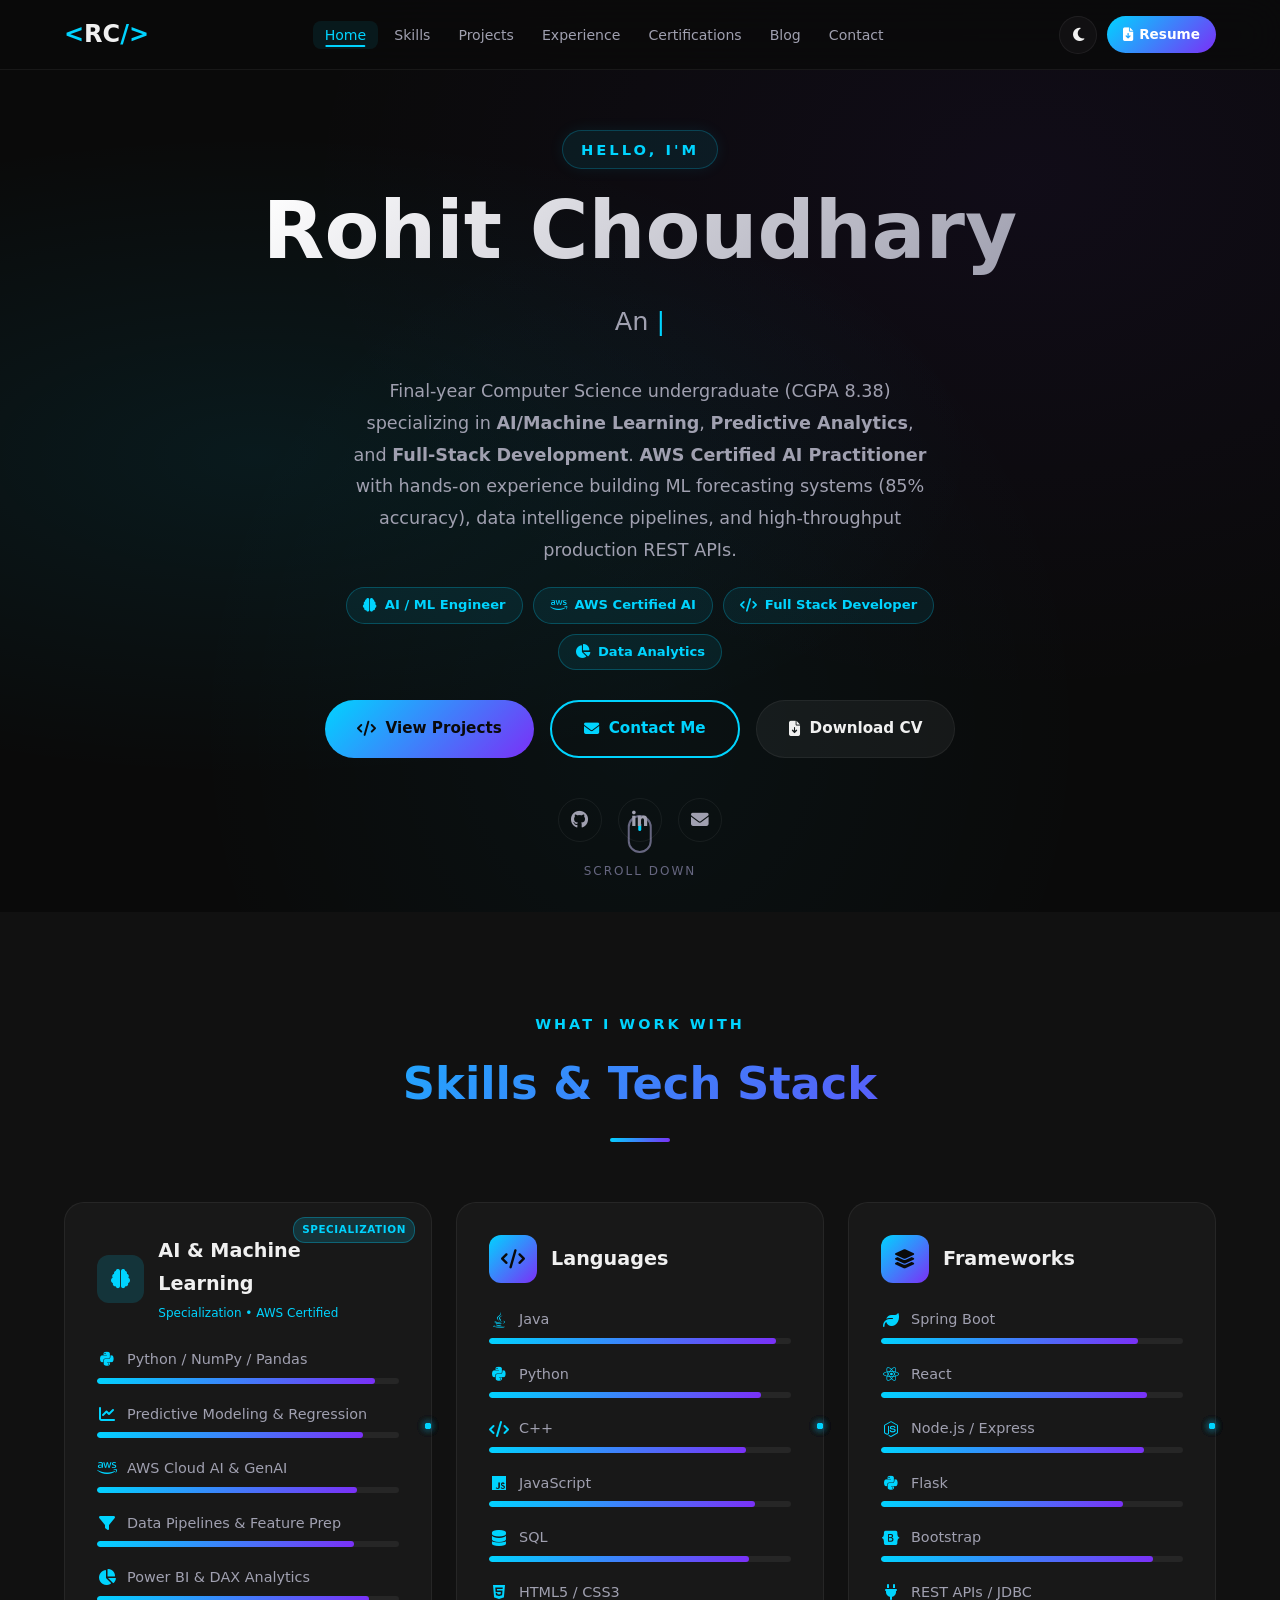
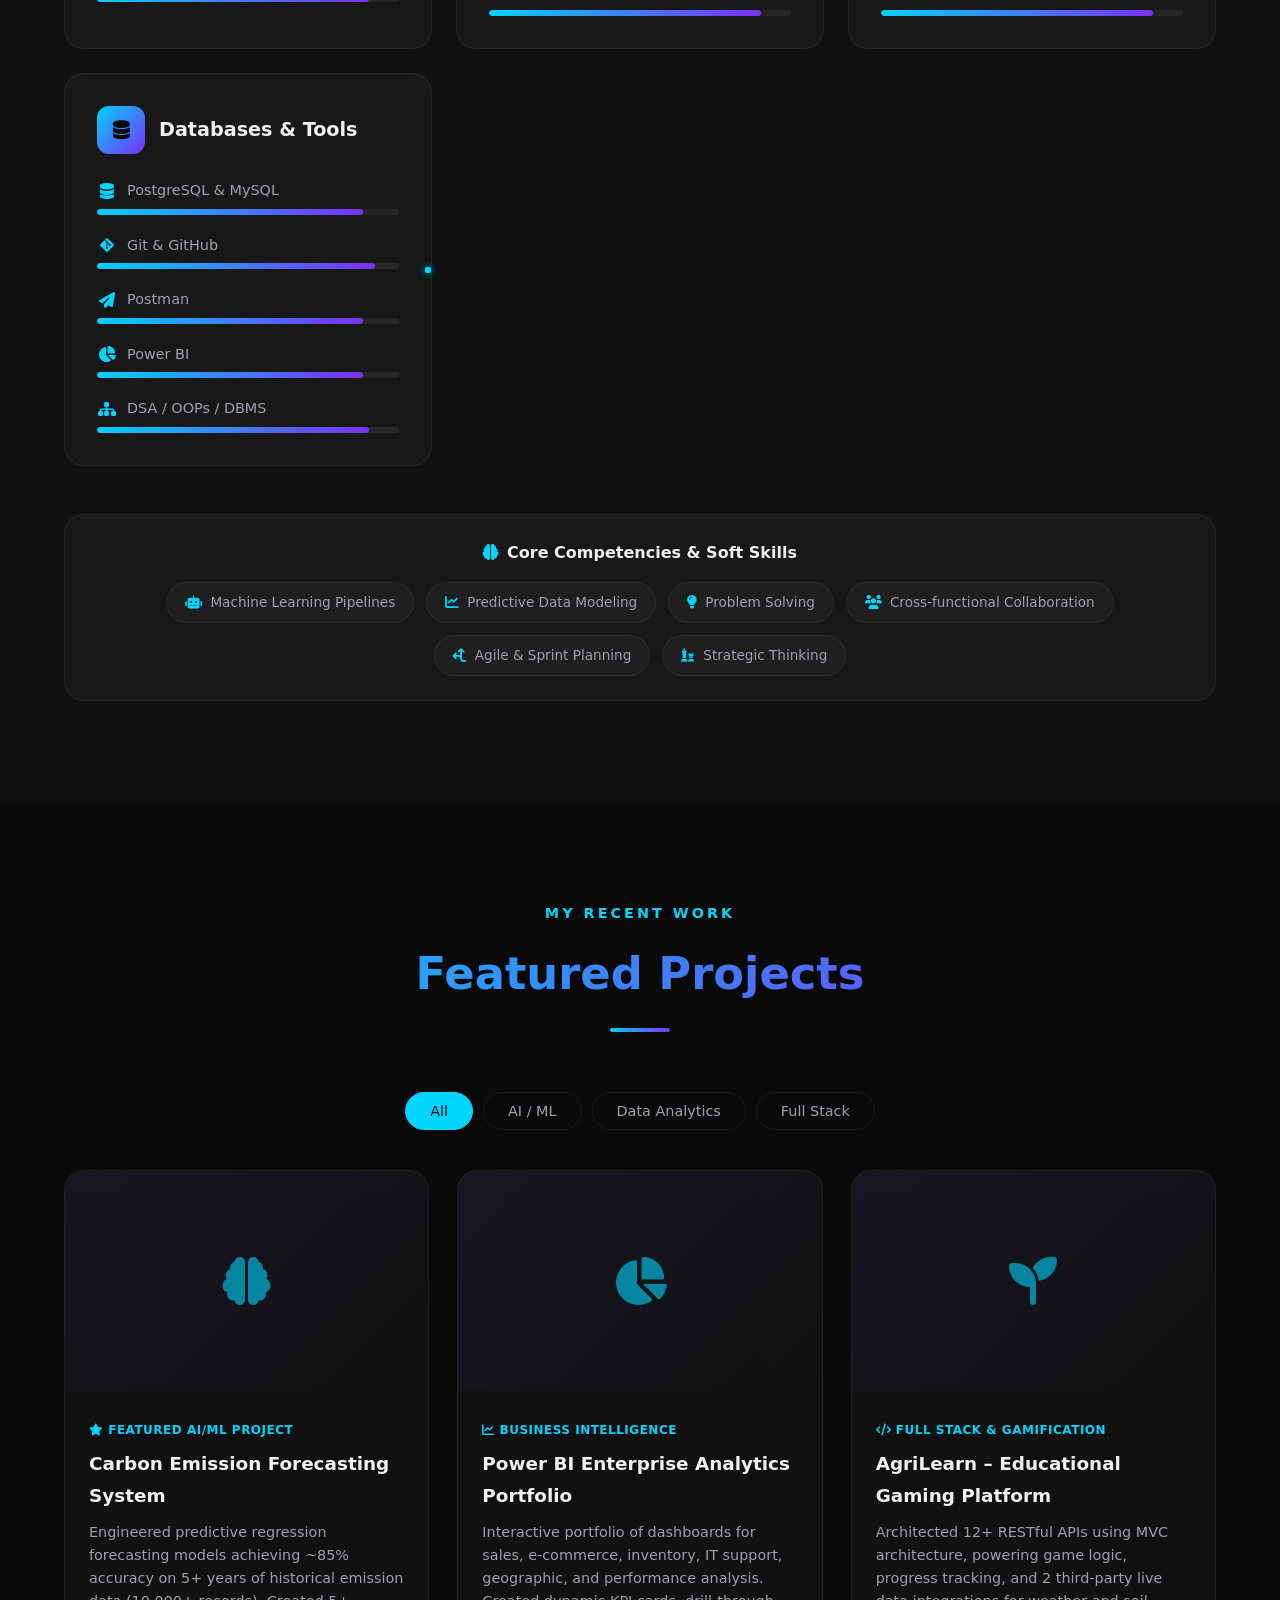
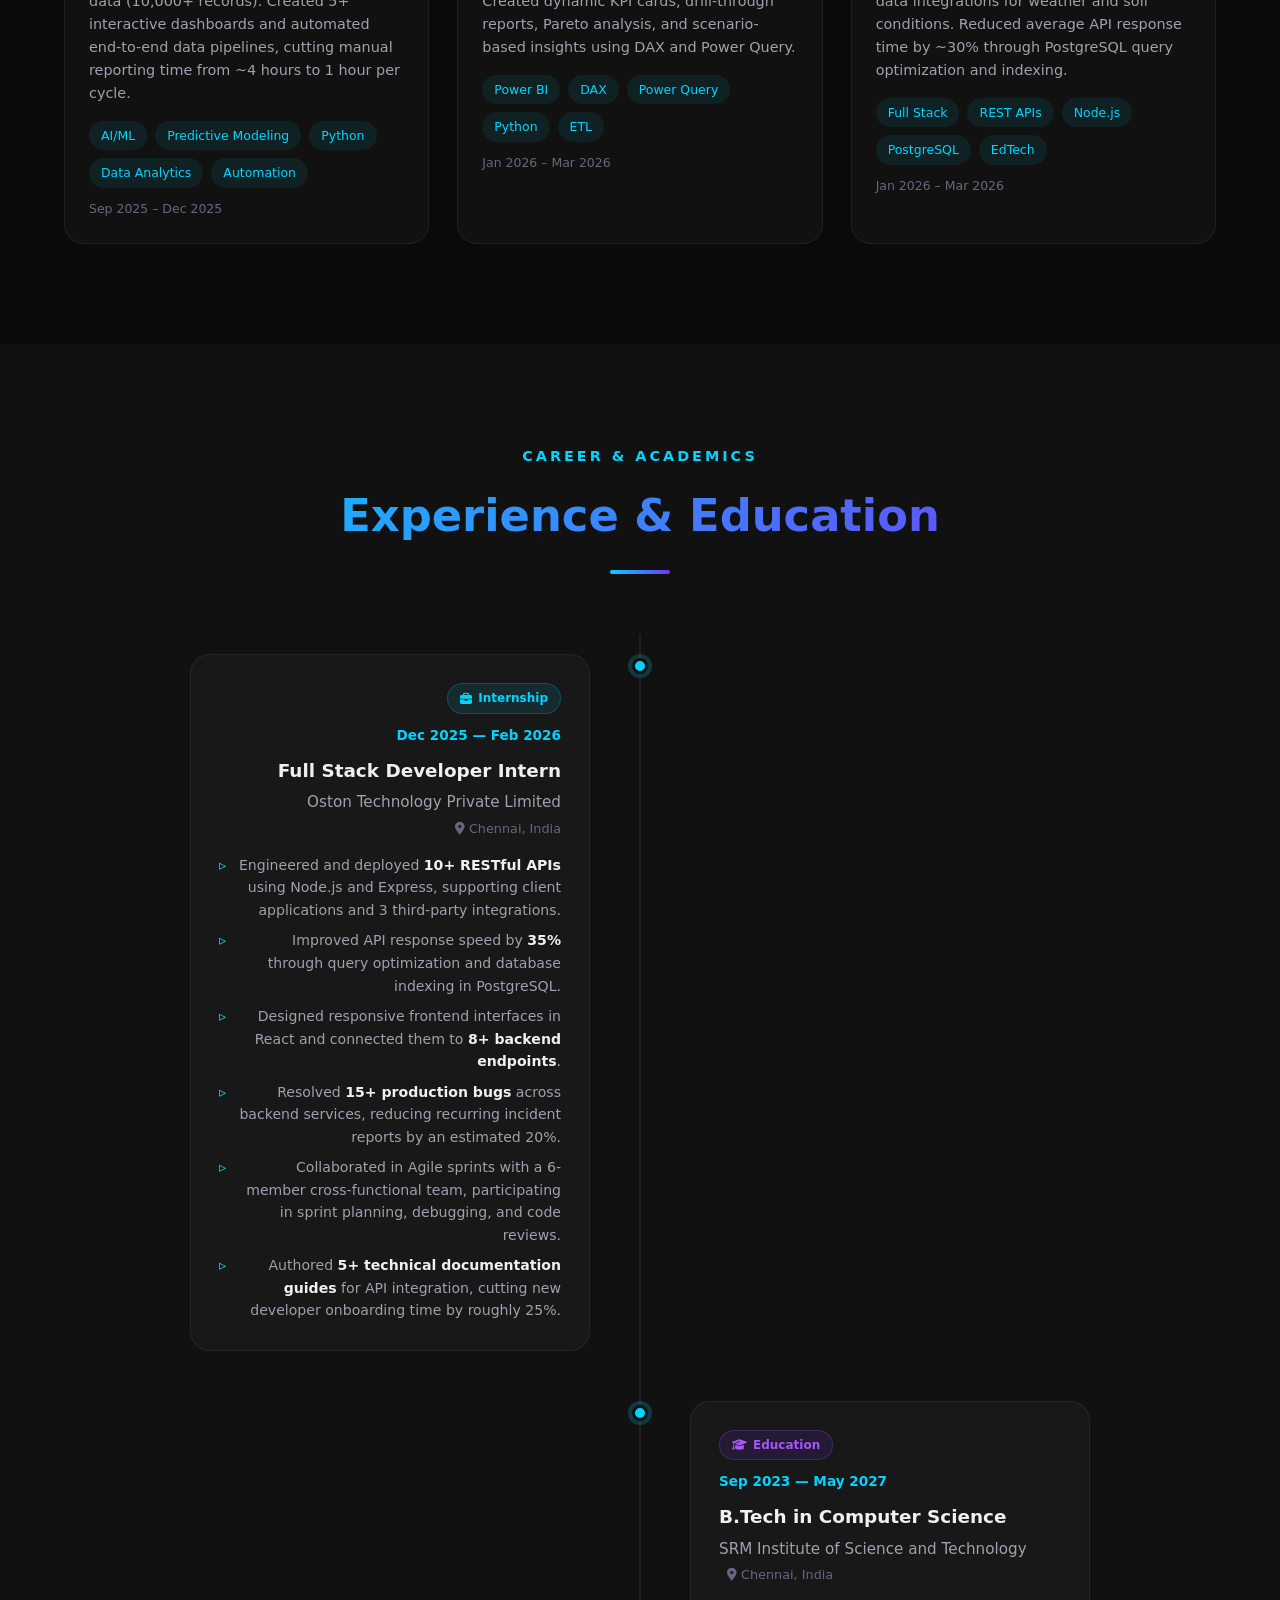
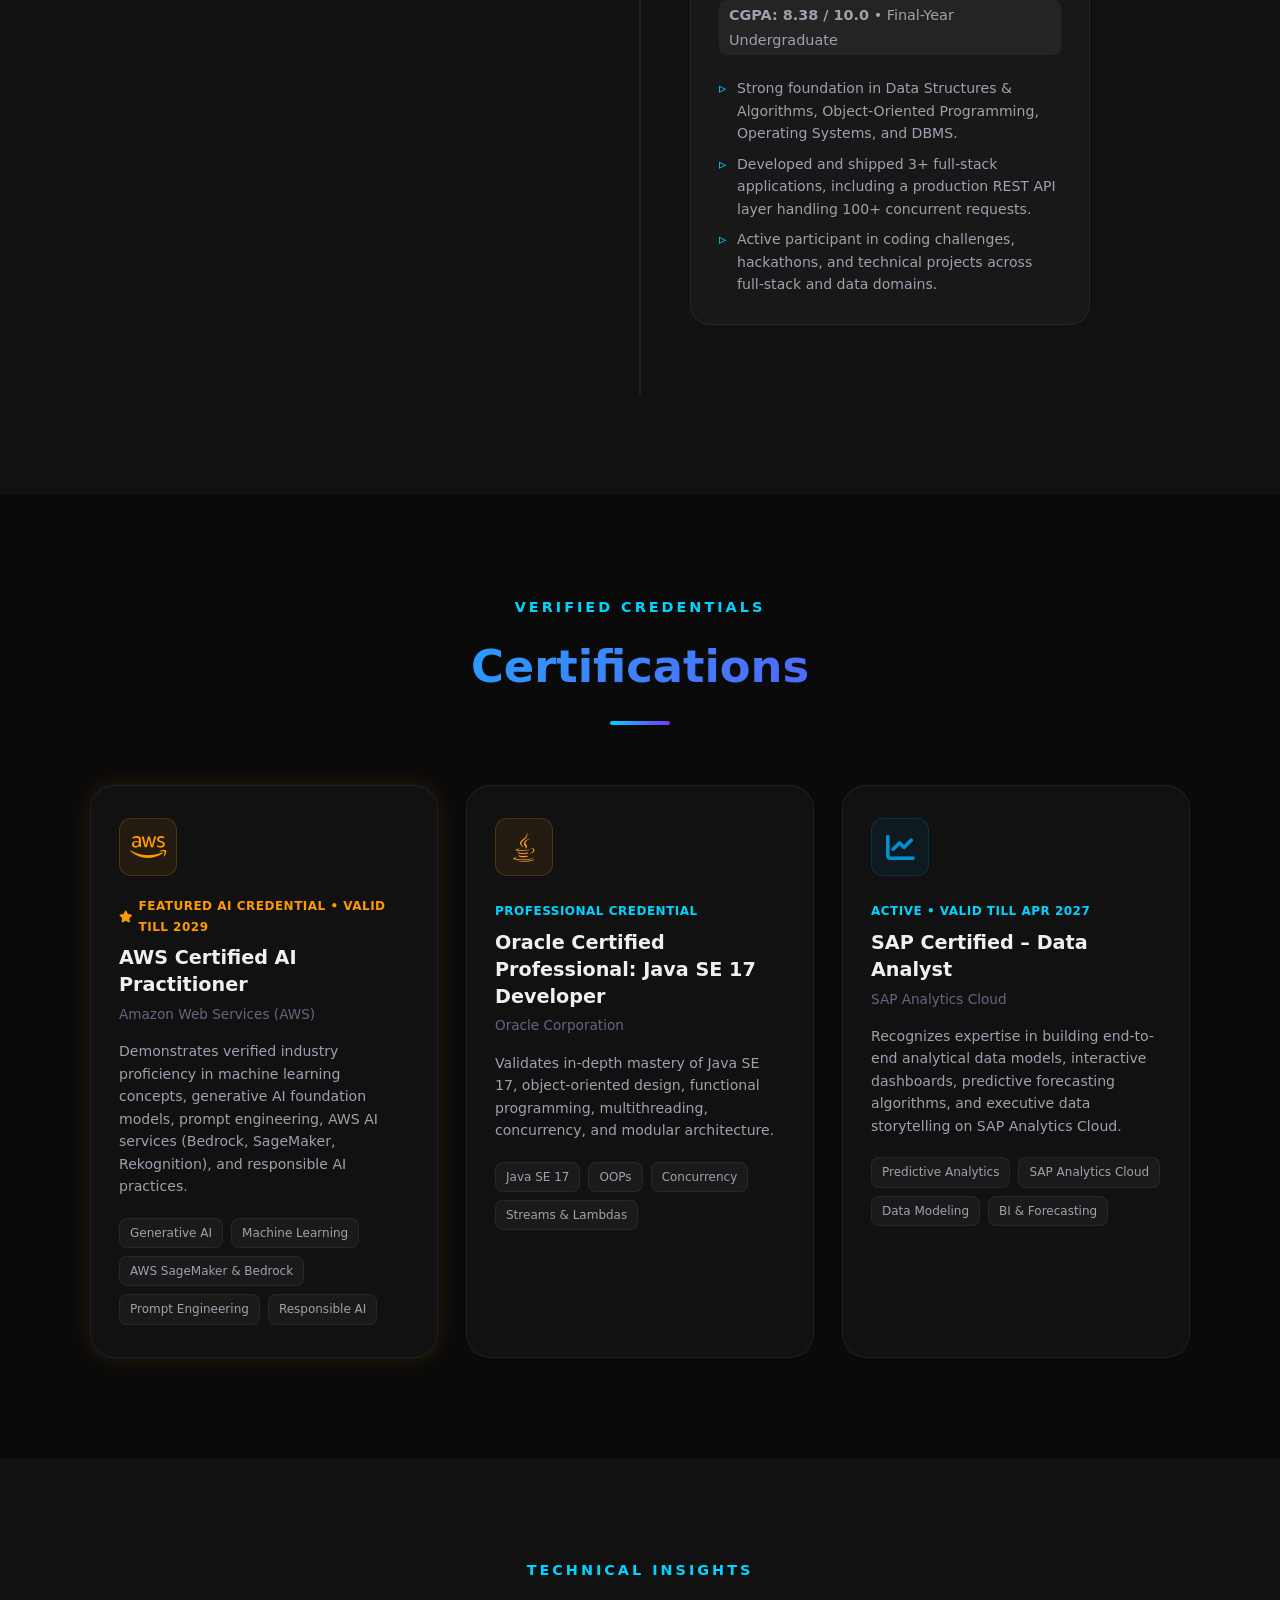
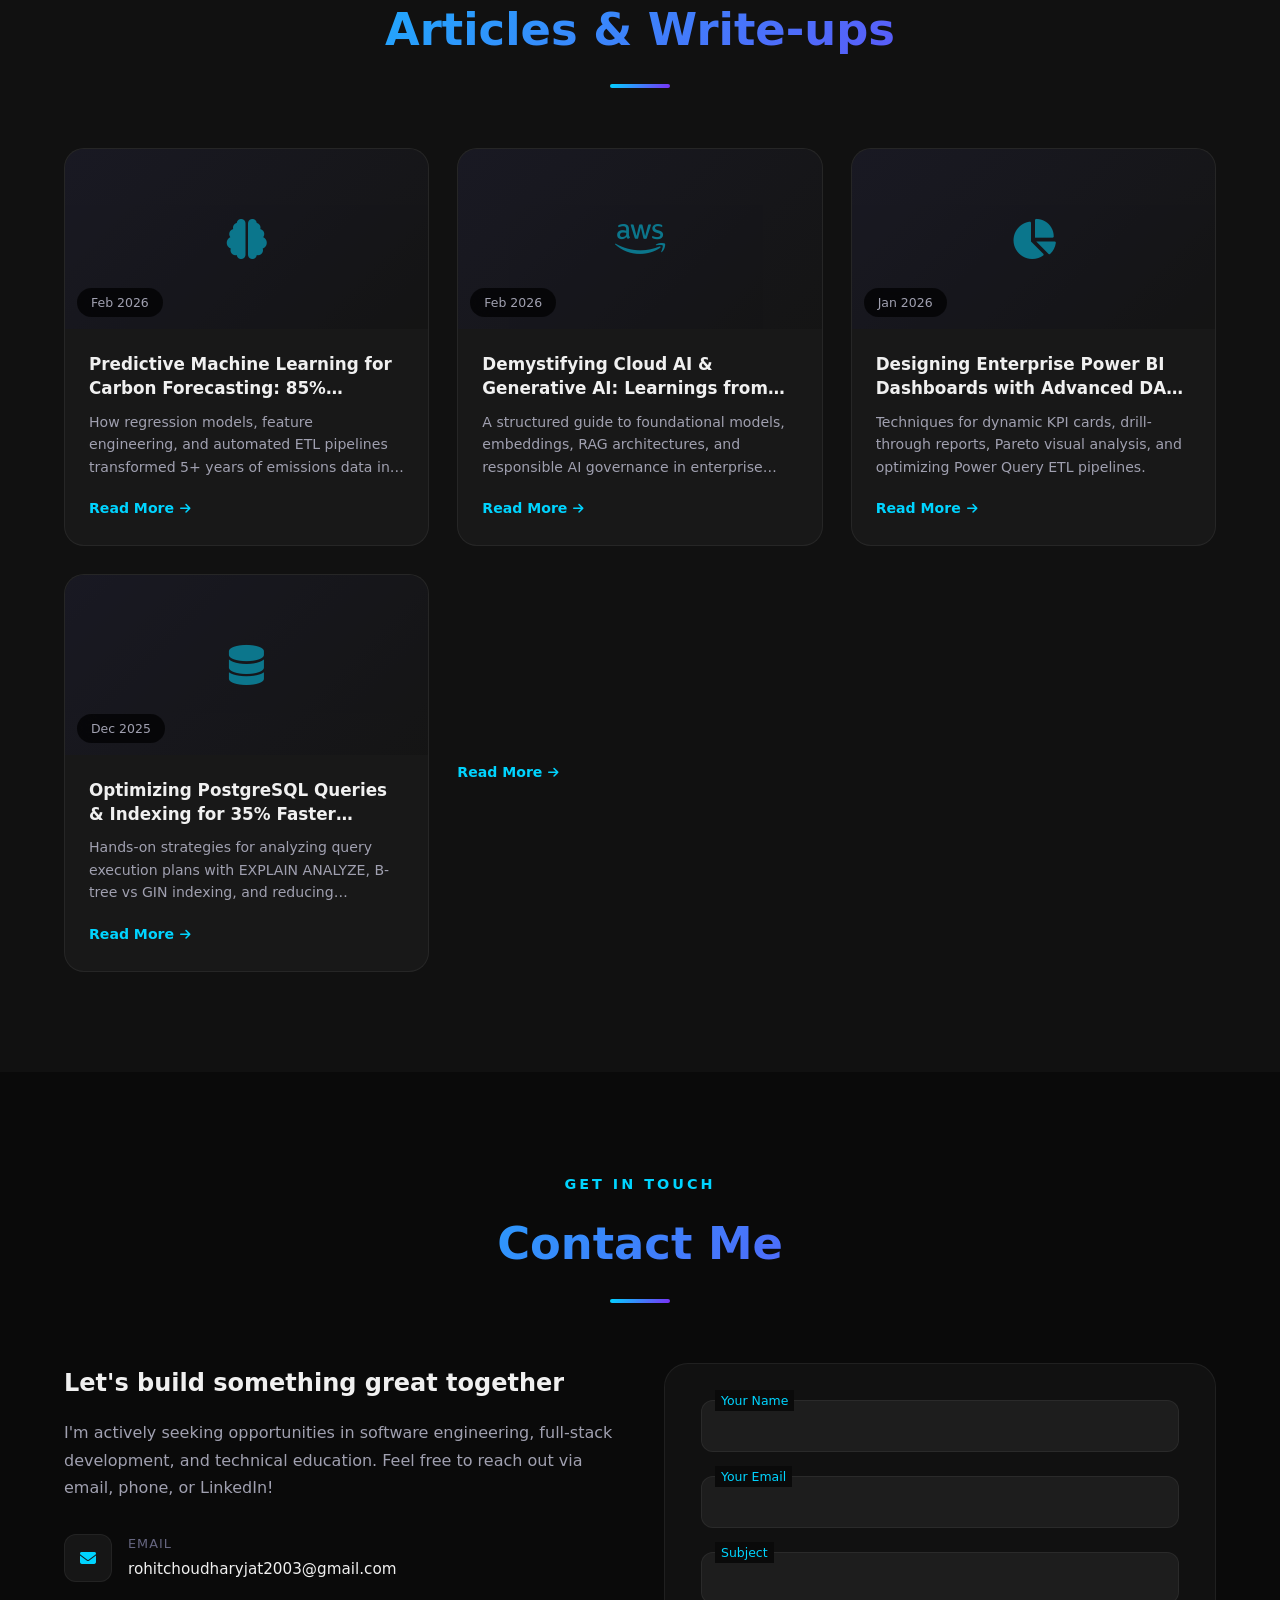
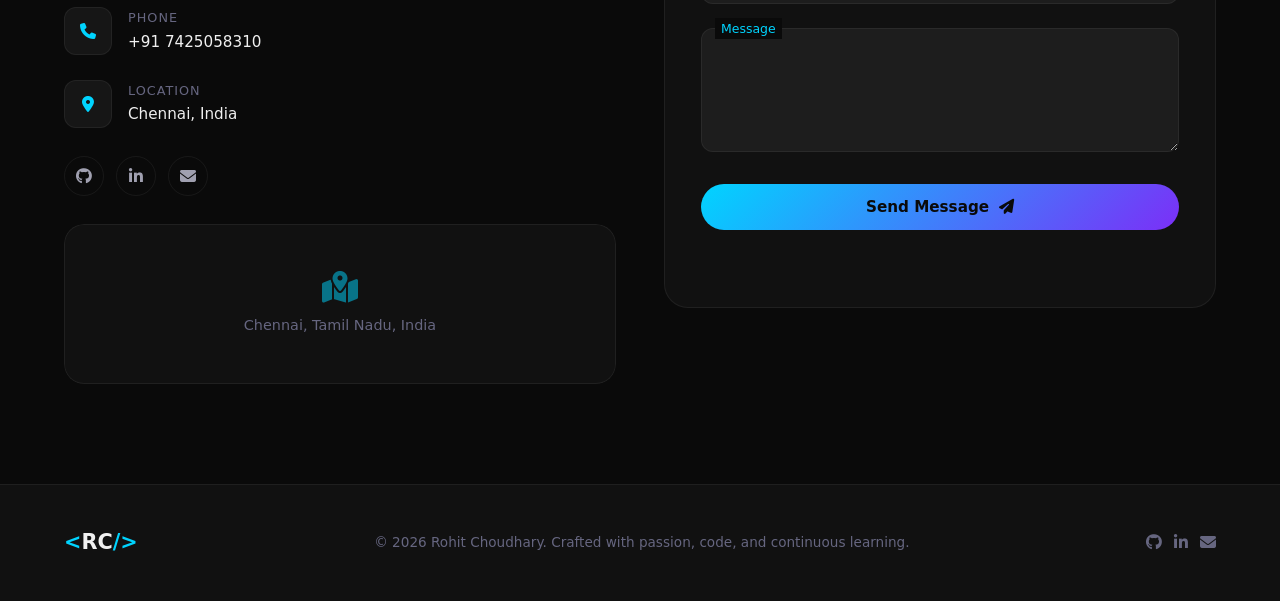
<file: index.html>
<!DOCTYPE html>
<html lang="en">
<head>
  <meta charset="UTF-8">
  <meta name="viewport" content="width=device-width, initial-scale=1.0">
  <meta name="description" content="Rohit Choudhary — AI/ML & Full Stack Engineer. AWS Certified AI Practitioner, machine learning, predictive modeling, Java, React, and scalable backend architecture.">
  <meta name="keywords" content="Rohit Choudhary, AI Engineer, Machine Learning, AI/ML, Full Stack Developer, Software Engineer, Python, AWS AI, Java, React, Spring Boot, Portfolio">
  <meta name="author" content="Rohit Choudhary">
  <meta property="og:title" content="Rohit Choudhary — AI/ML & Full Stack Engineer">
  <meta property="og:description" content="Final-year CS undergrad specializing in AI/ML, predictive modeling, and scalable full-stack applications.">
  <meta property="og:type" content="website">
  <meta property="og:url" content="https://github.com/Rohit-choudhary03">
  <meta name="twitter:card" content="summary_large_image">
  <meta name="twitter:title" content="Rohit Choudhary — AI/ML & Full Stack Engineer">
  <meta name="twitter:description" content="Final-year CS undergrad specializing in AI/ML, predictive modeling, and scalable full-stack applications.">
  <title>Rohit Choudhary — AI/ML &amp; Full Stack Engineer</title>
  <link rel="icon" type="image/svg+xml" href="data:image/svg+xml,<svg xmlns='http://www.w3.org/2000/svg' viewBox='0 0 100 100'><text y='.9em' font-size='90'>⚡</text></svg>">
  <link rel="stylesheet" href="css/style.css">
  <link rel="stylesheet" href="css/animations.css">
  <link rel="stylesheet" href="https://cdnjs.cloudflare.com/ajax/libs/font-awesome/6.5.1/css/all.min.css" integrity="sha512-DTOQO9RWCH3ppGqcWaEA1BIZOC6xxalwEsw9c2QQeAIftl+Vegovlnee1c9QX4TctnWMn13TZye+giMm8e2LwA==" crossorigin="anonymous" referrerpolicy="no-referrer">
</head>
<body>
  <!-- Preloader -->
  <div id="preloader" class="preloader">
    <div class="preloader-inner">
      <div class="preloader-ring"></div>
      <span class="preloader-text">Loading</span>
    </div>
  </div>

  <!-- Scroll Progress Bar -->
  <div class="scroll-progress" id="scrollProgress"></div>

  <!-- Navigation -->
  <nav class="navbar" id="navbar">
    <div class="nav-container">
      <a href="#hero" class="nav-logo">
        <span class="logo-bracket">&lt;</span>RC<span class="logo-bracket">/&gt;</span>
      </a>
      <ul class="nav-menu" id="navMenu">
        <li><a href="#hero" class="nav-link active">Home</a></li>
        <li><a href="#skills" class="nav-link">Skills</a></li>
        <li><a href="#projects" class="nav-link">Projects</a></li>
        <li><a href="#experience" class="nav-link">Experience</a></li>
        <li><a href="#certifications" class="nav-link">Certifications</a></li>
        <li><a href="#blog" class="nav-link">Blog</a></li>
        <li><a href="#contact" class="nav-link">Contact</a></li>
      </ul>
      <div class="nav-actions">
        <button class="theme-toggle" id="themeToggle" aria-label="Toggle theme" title="Toggle Dark/Light Mode">
          <i class="fa-solid fa-moon"></i>
        </button>
        <a href="Rohit_Choudhary_Resume.pdf" download="Rohit_Choudhary_Resume.pdf" class="nav-resume-btn" title="Download Resume">
          <i class="fa-solid fa-file-arrow-down"></i> <span>Resume</span>
        </a>
        <button class="nav-toggle" id="navToggle" aria-label="Toggle navigation">
          <span class="hamburger-line"></span>
          <span class="hamburger-line"></span>
          <span class="hamburger-line"></span>
        </button>
      </div>
    </div>
  </nav>

  <!-- ===== HERO SECTION ===== -->
  <section id="hero" class="hero">
    <div class="hero-bg-animation">
      <div class="hero-particles" id="heroParticles"></div>
      <div class="hero-gradient"></div>
    </div>
    <div class="hero-content">
      <div>
        <span class="hero-greeting reveal-up">Hello, I'm</span>
      </div>
      <h1 class="hero-name reveal-up">Rohit Choudhary</h1>
      <div class="hero-typing-wrapper reveal-up">
        <span class="hero-typing-prefix">An&nbsp;</span>
        <span class="hero-typed" id="heroTyped"></span>
        <span class="typing-cursor">|</span>
      </div>
      <p class="hero-bio reveal-up">
        Final-year Computer Science undergraduate (CGPA 8.38) specializing in <strong>AI/Machine Learning</strong>, <strong>Predictive Analytics</strong>, and <strong>Full-Stack Development</strong>. <strong>AWS Certified AI Practitioner</strong> with hands-on experience building ML forecasting systems (85% accuracy), data intelligence pipelines, and high-throughput production REST APIs.
      </p>
      <div class="hero-badges reveal-up">
        <span class="hero-pill"><i class="fa-solid fa-brain"></i> AI / ML Engineer</span>
        <span class="hero-pill"><i class="fa-brands fa-aws"></i> AWS Certified AI</span>
        <span class="hero-pill"><i class="fa-solid fa-code"></i> Full Stack Developer</span>
        <span class="hero-pill"><i class="fa-solid fa-chart-pie"></i> Data Analytics</span>
      </div>
      <div class="hero-cta reveal-up">
        <a href="#projects" class="btn btn-primary">
          <i class="fa-solid fa-code"></i> View Projects
        </a>
        <a href="#contact" class="btn btn-outline">
          <i class="fa-solid fa-envelope"></i> Contact Me
        </a>
        <a href="Rohit_Choudhary_Resume.pdf" download="Rohit_Choudhary_Resume.pdf" class="btn btn-resume">
          <i class="fa-solid fa-file-arrow-down"></i> Download CV
        </a>
      </div>
      <div class="hero-socials reveal-up">
        <a href="https://github.com/Rohit-choudhary03" target="_blank" rel="noopener noreferrer" aria-label="GitHub"><i class="fa-brands fa-github"></i></a>
        <a href="https://linkedin.com/in/rohit-x" target="_blank" rel="noopener noreferrer" aria-label="LinkedIn"><i class="fa-brands fa-linkedin-in"></i></a>
        <a href="mailto:rohitchoudharyjat2003@gmail.com" target="_blank" rel="noopener noreferrer" aria-label="Email"><i class="fa-solid fa-envelope"></i></a>
      </div>
    </div>
    <div class="hero-scroll-indicator">
      <div class="mouse">
        <div class="mouse-wheel"></div>
      </div>
      <span>Scroll Down</span>
    </div>
  </section>

  <!-- ===== SKILLS SECTION ===== -->
  <section id="skills" class="section skills">
    <div class="container">
      <div class="section-header reveal-up">
        <p class="section-subtitle">What I Work With</p>
        <h2 class="section-title">Skills & Tech Stack</h2>
        <div class="section-divider"></div>
      </div>
      <div class="skills-grid">
        <!-- AI & Machine Learning (Specialization) -->
        <div class="skill-category skill-category-featured reveal-up">
          <div class="skill-category-header">
            <div class="skill-category-icon cert-ai-icon">
              <i class="fa-solid fa-brain"></i>
            </div>
            <div>
              <h3>AI &amp; Machine Learning</h3>
              <span class="featured-sub">Specialization &bull; AWS Certified</span>
            </div>
          </div>
          <div class="skill-items">
            <div class="skill-item">
              <div class="skill-info"><i class="fa-brands fa-python"></i><span>Python / NumPy / Pandas</span></div>
              <div class="skill-bar"><div class="skill-fill" data-width="92"></div></div>
            </div>
            <div class="skill-item">
              <div class="skill-info"><i class="fa-solid fa-chart-line"></i><span>Predictive Modeling &amp; Regression</span></div>
              <div class="skill-bar"><div class="skill-fill" data-width="88"></div></div>
            </div>
            <div class="skill-item">
              <div class="skill-info"><i class="fa-brands fa-aws"></i><span>AWS Cloud AI &amp; GenAI</span></div>
              <div class="skill-bar"><div class="skill-fill" data-width="86"></div></div>
            </div>
            <div class="skill-item">
              <div class="skill-info"><i class="fa-solid fa-filter"></i><span>Data Pipelines &amp; Feature Prep</span></div>
              <div class="skill-bar"><div class="skill-fill" data-width="85"></div></div>
            </div>
            <div class="skill-item">
              <div class="skill-info"><i class="fa-solid fa-chart-pie"></i><span>Power BI &amp; DAX Analytics</span></div>
              <div class="skill-bar"><div class="skill-fill" data-width="90"></div></div>
            </div>
          </div>
        </div>

        <!-- Languages -->
        <div class="skill-category reveal-up">
          <div class="skill-category-header">
            <div class="skill-category-icon">
              <i class="fa-solid fa-code"></i>
            </div>
            <h3>Languages</h3>
          </div>
          <div class="skill-items">
            <div class="skill-item">
              <div class="skill-info"><i class="fa-brands fa-java"></i><span>Java</span></div>
              <div class="skill-bar"><div class="skill-fill" data-width="95"></div></div>
            </div>
            <div class="skill-item">
              <div class="skill-info"><i class="fa-brands fa-python"></i><span>Python</span></div>
              <div class="skill-bar"><div class="skill-fill" data-width="90"></div></div>
            </div>
            <div class="skill-item">
              <div class="skill-info"><i class="fa-solid fa-code"></i><span>C++</span></div>
              <div class="skill-bar"><div class="skill-fill" data-width="85"></div></div>
            </div>
            <div class="skill-item">
              <div class="skill-info"><i class="fa-brands fa-js"></i><span>JavaScript</span></div>
              <div class="skill-bar"><div class="skill-fill" data-width="88"></div></div>
            </div>
            <div class="skill-item">
              <div class="skill-info"><i class="fa-solid fa-database"></i><span>SQL</span></div>
              <div class="skill-bar"><div class="skill-fill" data-width="86"></div></div>
            </div>
            <div class="skill-item">
              <div class="skill-info"><i class="fa-brands fa-html5"></i><span>HTML5 / CSS3</span></div>
              <div class="skill-bar"><div class="skill-fill" data-width="90"></div></div>
            </div>
          </div>
        </div>

        <!-- Frameworks & Technologies -->
        <div class="skill-category reveal-up">
          <div class="skill-category-header">
            <div class="skill-category-icon">
              <i class="fa-solid fa-layer-group"></i>
            </div>
            <h3>Frameworks</h3>
          </div>
          <div class="skill-items">
            <div class="skill-item">
              <div class="skill-info"><i class="fa-solid fa-leaf"></i><span>Spring Boot</span></div>
              <div class="skill-bar"><div class="skill-fill" data-width="85"></div></div>
            </div>
            <div class="skill-item">
              <div class="skill-info"><i class="fa-brands fa-react"></i><span>React</span></div>
              <div class="skill-bar"><div class="skill-fill" data-width="88"></div></div>
            </div>
            <div class="skill-item">
              <div class="skill-info"><i class="fa-brands fa-node-js"></i><span>Node.js / Express</span></div>
              <div class="skill-bar"><div class="skill-fill" data-width="87"></div></div>
            </div>
            <div class="skill-item">
              <div class="skill-info"><i class="fa-brands fa-python"></i><span>Flask</span></div>
              <div class="skill-bar"><div class="skill-fill" data-width="80"></div></div>
            </div>
            <div class="skill-item">
              <div class="skill-info"><i class="fa-brands fa-bootstrap"></i><span>Bootstrap</span></div>
              <div class="skill-bar"><div class="skill-fill" data-width="90"></div></div>
            </div>
            <div class="skill-item">
              <div class="skill-info"><i class="fa-solid fa-plug"></i><span>REST APIs / JDBC</span></div>
              <div class="skill-bar"><div class="skill-fill" data-width="90"></div></div>
            </div>
          </div>
        </div>

        <!-- Databases & Tools -->
        <div class="skill-category reveal-up">
          <div class="skill-category-header">
            <div class="skill-category-icon">
              <i class="fa-solid fa-database"></i>
            </div>
            <h3>Databases &amp; Tools</h3>
          </div>
          <div class="skill-items">
            <div class="skill-item">
              <div class="skill-info"><i class="fa-solid fa-database"></i><span>PostgreSQL &amp; MySQL</span></div>
              <div class="skill-bar"><div class="skill-fill" data-width="88"></div></div>
            </div>
            <div class="skill-item">
              <div class="skill-info"><i class="fa-brands fa-git-alt"></i><span>Git &amp; GitHub</span></div>
              <div class="skill-bar"><div class="skill-fill" data-width="92"></div></div>
            </div>
            <div class="skill-item">
              <div class="skill-info"><i class="fa-solid fa-paper-plane"></i><span>Postman</span></div>
              <div class="skill-bar"><div class="skill-fill" data-width="88"></div></div>
            </div>
            <div class="skill-item">
              <div class="skill-info"><i class="fa-solid fa-chart-pie"></i><span>Power BI</span></div>
              <div class="skill-bar"><div class="skill-fill" data-width="88"></div></div>
            </div>
            <div class="skill-item">
              <div class="skill-info"><i class="fa-solid fa-sitemap"></i><span>DSA / OOPs / DBMS</span></div>
              <div class="skill-bar"><div class="skill-fill" data-width="90"></div></div>
            </div>
          </div>
        </div>
      </div>
      <!-- Soft Skills & Core Strengths -->
      <div class="skills-soft reveal-up">
        <h4 class="skills-soft-title"><i class="fa-solid fa-brain"></i> Core Competencies &amp; Soft Skills</h4>
        <div class="skills-soft-tags">
          <span class="soft-tag"><i class="fa-solid fa-robot"></i> Machine Learning Pipelines</span>
          <span class="soft-tag"><i class="fa-solid fa-chart-line"></i> Predictive Data Modeling</span>
          <span class="soft-tag"><i class="fa-solid fa-lightbulb"></i> Problem Solving</span>
          <span class="soft-tag"><i class="fa-solid fa-users"></i> Cross-functional Collaboration</span>
          <span class="soft-tag"><i class="fa-solid fa-arrows-split-up-and-left"></i> Agile &amp; Sprint Planning</span>
          <span class="soft-tag"><i class="fa-solid fa-chess"></i> Strategic Thinking</span>
        </div>
      </div>
    </div>
  </section>

  <!-- ===== PROJECTS SECTION ===== -->
  <section id="projects" class="section projects">
    <div class="container">
      <div class="section-header reveal-up">
        <p class="section-subtitle">My Recent Work</p>
        <h2 class="section-title">Featured Projects</h2>
        <div class="section-divider"></div>
      </div>
      <div class="project-filters reveal-up">
        <button class="filter-btn active" data-filter="all">All</button>
        <button class="filter-btn" data-filter="aiml">AI / ML</button>
        <button class="filter-btn" data-filter="analytics">Data Analytics</button>
        <button class="filter-btn" data-filter="fullstack">Full Stack</button>
      </div>
      <div class="projects-grid">
        <!-- Project 1: Carbon Emission Forecasting (AI/ML) -->
        <div class="project-card reveal-up" data-category="aiml">
          <div class="project-image">
            <div class="project-image-placeholder">
              <i class="fa-solid fa-brain"></i>
            </div>
            <div class="project-overlay">
              <a href="https://github.com/Rohit-choudhary03" class="project-link" aria-label="GitHub"><i class="fa-brands fa-github"></i></a>
            </div>
          </div>
          <div class="project-info">
            <div class="cert-badge" style="font-size:0.75rem;"><i class="fa-solid fa-star"></i> Featured AI/ML Project</div>
            <h3>Carbon Emission Forecasting System</h3>
            <p>Engineered predictive regression forecasting models achieving ~85% accuracy on 5+ years of historical emission data (10,000+ records). Created 5+ interactive dashboards and automated end-to-end data pipelines, cutting manual reporting time from ~4 hours to 1 hour per cycle.</p>
            <div class="project-tags">
              <span>AI/ML</span><span>Predictive Modeling</span><span>Python</span><span>Data Analytics</span><span>Automation</span>
            </div>
            <div class="project-date">Sep 2025 – Dec 2025</div>
          </div>
        </div>

        <!-- Project 2: Power BI Dashboard Portfolio (Data Analytics) -->
        <div class="project-card reveal-up" data-category="analytics">
          <div class="project-image">
            <div class="project-image-placeholder">
              <i class="fa-solid fa-chart-pie"></i>
            </div>
            <div class="project-overlay">
              <a href="https://github.com/Rohit-choudhary03" class="project-link" aria-label="GitHub"><i class="fa-brands fa-github"></i></a>
            </div>
          </div>
          <div class="project-info">
            <div class="cert-badge" style="font-size:0.75rem;"><i class="fa-solid fa-chart-line"></i> Business Intelligence</div>
            <h3>Power BI Enterprise Analytics Portfolio</h3>
            <p>Interactive portfolio of dashboards for sales, e-commerce, inventory, IT support, geographic, and performance analysis. Created dynamic KPI cards, drill-through reports, Pareto analysis, and scenario-based insights using DAX and Power Query.</p>
            <div class="project-tags">
              <span>Power BI</span><span>DAX</span><span>Power Query</span><span>Python</span><span>ETL</span>
            </div>
            <div class="project-date">Jan 2026 – Mar 2026</div>
          </div>
        </div>

        <!-- Project 3: AgriLearn (Full Stack & Data) -->
        <div class="project-card reveal-up" data-category="fullstack">
          <div class="project-image">
            <div class="project-image-placeholder">
              <i class="fa-solid fa-seedling"></i>
            </div>
            <div class="project-overlay">
              <a href="https://github.com/Rohit-choudhary03" class="project-link" aria-label="GitHub"><i class="fa-brands fa-github"></i></a>
            </div>
          </div>
          <div class="project-info">
            <div class="cert-badge" style="font-size:0.75rem;"><i class="fa-solid fa-code"></i> Full Stack &amp; Gamification</div>
            <h3>AgriLearn – Educational Gaming Platform</h3>
            <p>Architected 12+ RESTful APIs using MVC architecture, powering game logic, progress tracking, and 2 third-party live data integrations for weather and soil conditions. Reduced average API response time by ~30% through PostgreSQL query optimization and indexing.</p>
            <div class="project-tags">
              <span>Full Stack</span><span>REST APIs</span><span>Node.js</span><span>PostgreSQL</span><span>EdTech</span>
            </div>
            <div class="project-date">Jan 2026 – Mar 2026</div>
          </div>
        </div>
      </div>
    </div>
  </section>

  <!-- ===== EXPERIENCE & EDUCATION SECTION ===== -->
  <section id="experience" class="section experience">
    <div class="container">
      <div class="section-header reveal-up">
        <p class="section-subtitle">Career &amp; Academics</p>
        <h2 class="section-title">Experience &amp; Education</h2>
        <div class="section-divider"></div>
      </div>
      <div class="timeline">
        <!-- Experience: Oston Technology -->
        <div class="timeline-item reveal-up" data-side="left">
          <div class="timeline-dot"></div>
          <div class="timeline-content">
            <div class="timeline-badge"><i class="fa-solid fa-briefcase"></i> Internship</div>
            <div class="timeline-date">Dec 2025 — Feb 2026</div>
            <h3>Full Stack Developer Intern</h3>
            <h4>Oston Technology Private Limited <span class="timeline-location"><i class="fa-solid fa-location-dot"></i> Chennai, India</span></h4>
            <ul class="timeline-bullets">
              <li>Engineered and deployed <strong>10+ RESTful APIs</strong> using Node.js and Express, supporting client applications and 3 third-party integrations.</li>
              <li>Improved API response speed by <strong>35%</strong> through query optimization and database indexing in PostgreSQL.</li>
              <li>Designed responsive frontend interfaces in React and connected them to <strong>8+ backend endpoints</strong>.</li>
              <li>Resolved <strong>15+ production bugs</strong> across backend services, reducing recurring incident reports by an estimated 20%.</li>
              <li>Collaborated in Agile sprints with a 6-member cross-functional team, participating in sprint planning, debugging, and code reviews.</li>
              <li>Authored <strong>5+ technical documentation guides</strong> for API integration, cutting new developer onboarding time by roughly 25%.</li>
            </ul>
          </div>
        </div>

        <!-- Education: SRM Institute -->
        <div class="timeline-item reveal-up" data-side="right">
          <div class="timeline-dot"></div>
          <div class="timeline-content">
            <div class="timeline-badge education-badge"><i class="fa-solid fa-graduation-cap"></i> Education</div>
            <div class="timeline-date">Sep 2023 — May 2027</div>
            <h3>B.Tech in Computer Science</h3>
            <h4>SRM Institute of Science and Technology <span class="timeline-location"><i class="fa-solid fa-location-dot"></i> Chennai, India</span></h4>
            <p class="timeline-gpa"><strong>CGPA: 8.38 / 10.0</strong> &bull; Final-Year Undergraduate</p>
            <ul class="timeline-bullets">
              <li>Strong foundation in Data Structures &amp; Algorithms, Object-Oriented Programming, Operating Systems, and DBMS.</li>
              <li>Developed and shipped 3+ full-stack applications, including a production REST API layer handling 100+ concurrent requests.</li>
              <li>Active participant in coding challenges, hackathons, and technical projects across full-stack and data domains.</li>
            </ul>
          </div>
        </div>
      </div>
    </div>
  </section>

  <!-- ===== CERTIFICATIONS SECTION ===== -->
  <section id="certifications" class="section certifications">
    <div class="container">
      <div class="section-header reveal-up">
        <p class="section-subtitle">Verified Credentials</p>
        <h2 class="section-title">Certifications</h2>
        <div class="section-divider"></div>
      </div>
      <div class="certifications-grid">
        <!-- Cert 1: AWS AI (Featured) -->
        <div class="cert-card cert-featured reveal-up">
          <div class="cert-icon-wrapper cert-aws">
            <i class="fa-brands fa-aws"></i>
          </div>
          <div class="cert-body">
            <div class="cert-badge featured-badge"><i class="fa-solid fa-star"></i> Featured AI Credential &bull; Valid till 2029</div>
            <h3>AWS Certified AI Practitioner</h3>
            <p class="cert-issuer">Amazon Web Services (AWS)</p>
            <p class="cert-desc">Demonstrates verified industry proficiency in machine learning concepts, generative AI foundation models, prompt engineering, AWS AI services (Bedrock, SageMaker, Rekognition), and responsible AI practices.</p>
            <div class="cert-tags">
              <span>Generative AI</span><span>Machine Learning</span><span>AWS SageMaker &amp; Bedrock</span><span>Prompt Engineering</span><span>Responsible AI</span>
            </div>
          </div>
        </div>
        <!-- Cert 2 -->
        <div class="cert-card reveal-up">
          <div class="cert-icon-wrapper cert-oracle">
            <i class="fa-brands fa-java"></i>
          </div>
          <div class="cert-body">
            <div class="cert-badge">Professional Credential</div>
            <h3>Oracle Certified Professional: Java SE 17 Developer</h3>
            <p class="cert-issuer">Oracle Corporation</p>
            <p class="cert-desc">Validates in-depth mastery of Java SE 17, object-oriented design, functional programming, multithreading, concurrency, and modular architecture.</p>
            <div class="cert-tags">
              <span>Java SE 17</span><span>OOPs</span><span>Concurrency</span><span>Streams &amp; Lambdas</span>
            </div>
          </div>
        </div>
        <!-- Cert 3 -->
        <div class="cert-card reveal-up">
          <div class="cert-icon-wrapper cert-sap">
            <i class="fa-solid fa-chart-line"></i>
          </div>
          <div class="cert-body">
            <div class="cert-badge">Active &bull; Valid till Apr 2027</div>
            <h3>SAP Certified – Data Analyst</h3>
            <p class="cert-issuer">SAP Analytics Cloud</p>
            <p class="cert-desc">Recognizes expertise in building end-to-end analytical data models, interactive dashboards, predictive forecasting algorithms, and executive data storytelling on SAP Analytics Cloud.</p>
            <div class="cert-tags">
              <span>Predictive Analytics</span><span>SAP Analytics Cloud</span><span>Data Modeling</span><span>BI &amp; Forecasting</span>
            </div>
          </div>
        </div>
      </div>
    </div>
  </section>

  <!-- ===== BLOG SECTION ===== -->
  <section id="blog" class="section blog">
    <div class="container">
      <div class="section-header reveal-up">
        <p class="section-subtitle">Technical Insights</p>
        <h2 class="section-title">Articles &amp; Write-ups</h2>
        <div class="section-divider"></div>
      </div>
      <div class="blog-grid">
        <article class="blog-card reveal-up">
          <div class="blog-image">
            <div class="blog-image-placeholder">
              <i class="fa-solid fa-brain"></i>
            </div>
            <div class="blog-date">Feb 2026</div>
          </div>
          <div class="blog-content">
            <h3>Predictive Machine Learning for Carbon Forecasting: 85% Accuracy with Regression</h3>
            <p>How regression models, feature engineering, and automated ETL pipelines transformed 5+ years of emissions data into actionable sustainability insights.</p>
            <a href="https://github.com/Rohit-choudhary03" target="_blank" class="blog-read-more">Read More <i class="fa-solid fa-arrow-right"></i></a>
          </div>
        </article>
        <article class="blog-card reveal-up">
          <div class="blog-image">
            <div class="blog-image-placeholder">
              <i class="fa-brands fa-aws"></i>
            </div>
            <div class="blog-date">Feb 2026</div>
          </div>
          <div class="blog-content">
            <h3>Demystifying Cloud AI &amp; Generative AI: Learnings from AWS AI Practitioner</h3>
            <p>A structured guide to foundational models, embeddings, RAG architectures, and responsible AI governance in enterprise cloud environments.</p>
            <a href="https://github.com/Rohit-choudhary03" target="_blank" class="blog-read-more">Read More <i class="fa-solid fa-arrow-right"></i></a>
          </div>
        </article>
        <article class="blog-card reveal-up">
          <div class="blog-image">
            <div class="blog-image-placeholder">
              <i class="fa-solid fa-chart-pie"></i>
            </div>
            <div class="blog-date">Jan 2026</div>
          </div>
          <div class="blog-content">
            <h3>Designing Enterprise Power BI Dashboards with Advanced DAX &amp; Python</h3>
            <p>Techniques for dynamic KPI cards, drill-through reports, Pareto visual analysis, and optimizing Power Query ETL pipelines.</p>
            <a href="https://github.com/Rohit-choudhary03" target="_blank" class="blog-read-more">Read More <i class="fa-solid fa-arrow-right"></i></a>
          </div>
        </article>
        <article class="blog-card reveal-up">
          <div class="blog-image">
            <div class="blog-image-placeholder">
              <i class="fa-solid fa-database"></i>
            </div>
            <div class="blog-date">Dec 2025</div>
          </div>
          <div class="blog-content">
            <h3>Optimizing PostgreSQL Queries &amp; Indexing for 35% Faster Response Times</h3>
            <p>Hands-on strategies for analyzing query execution plans with EXPLAIN ANALYZE, B-tree vs GIN indexing, and reducing bottleneck latency in Node.js backends.</p>
            <a href="https://github.com/Rohit-choudhary03" target="_blank" class="blog-read-more">Read More <i class="fa-solid fa-arrow-right"></i></a>
          </div>
        </article>
            <a href="https://github.com/Rohit-choudhary03" target="_blank" class="blog-read-more">Read More <i class="fa-solid fa-arrow-right"></i></a>
          </div>
        </article>
      </div>
    </div>
  </section>

  <!-- ===== CONTACT SECTION ===== -->
  <section id="contact" class="section contact">
    <div class="container">
      <div class="section-header reveal-up">
        <p class="section-subtitle">Get In Touch</p>
        <h2 class="section-title">Contact Me</h2>
        <div class="section-divider"></div>
      </div>
      <div class="contact-wrapper">
        <div class="contact-info reveal-up">
          <h3>Let's build something great together</h3>
          <p>I'm actively seeking opportunities in software engineering, full-stack development, and technical education. Feel free to reach out via email, phone, or LinkedIn!</p>
          <div class="contact-details">
            <div class="contact-detail">
              <div class="contact-icon"><i class="fa-solid fa-envelope"></i></div>
              <div>
                <span>Email</span>
                <a href="mailto:rohitchoudharyjat2003@gmail.com">rohitchoudharyjat2003@gmail.com</a>
              </div>
            </div>
            <div class="contact-detail">
              <div class="contact-icon"><i class="fa-solid fa-phone"></i></div>
              <div>
                <span>Phone</span>
                <a href="tel:+917425058310">+91 7425058310</a>
              </div>
            </div>
            <div class="contact-detail">
              <div class="contact-icon"><i class="fa-solid fa-location-dot"></i></div>
              <div>
                <span>Location</span>
                <p>Chennai, India</p>
              </div>
            </div>
          </div>
          <div class="contact-socials">
            <a href="https://github.com/Rohit-choudhary03" target="_blank" rel="noopener noreferrer" aria-label="GitHub"><i class="fa-brands fa-github"></i></a>
            <a href="https://linkedin.com/in/rohit-x" target="_blank" rel="noopener noreferrer" aria-label="LinkedIn"><i class="fa-brands fa-linkedin-in"></i></a>
            <a href="mailto:rohitchoudharyjat2003@gmail.com" target="_blank" rel="noopener noreferrer" aria-label="Email"><i class="fa-solid fa-envelope"></i></a>
          </div>
          <!-- Map placeholder -->
          <div class="contact-map">
            <div class="map-placeholder">
              <i class="fa-solid fa-map-location-dot"></i>
              <span>Chennai, Tamil Nadu, India</span>
            </div>
          </div>
        </div>
        <form class="contact-form reveal-up" id="contactForm">
          <div class="form-group">
            <input type="text" id="formName" name="name" required autocomplete="name">
            <label for="formName">Your Name</label>
            <div class="form-highlight"></div>
          </div>
          <div class="form-group">
            <input type="email" id="formEmail" name="email" required autocomplete="email">
            <label for="formEmail">Your Email</label>
            <div class="form-highlight"></div>
          </div>
          <div class="form-group">
            <input type="text" id="formSubject" name="subject" required>
            <label for="formSubject">Subject</label>
            <div class="form-highlight"></div>
          </div>
          <div class="form-group">
            <textarea id="formMessage" name="message" rows="5" required></textarea>
            <label for="formMessage">Message</label>
            <div class="form-highlight"></div>
          </div>
          <button type="submit" class="btn btn-primary btn-submit">
            <span>Send Message</span>
            <i class="fa-solid fa-paper-plane"></i>
          </button>
          <div class="form-status" id="formStatus"></div>
        </form>
      </div>
    </div>
  </section>

  <!-- ===== FOOTER ===== -->
  <footer class="footer">
    <div class="container">
      <div class="footer-content">
        <a href="#hero" class="footer-logo">
          <span class="logo-bracket">&lt;</span>RC<span class="logo-bracket">/&gt;</span>
        </a>
        <p>&copy; 2026 Rohit Choudhary. Crafted with passion, code, and continuous learning.</p>
        <div class="footer-socials">
          <a href="https://github.com/Rohit-choudhary03" target="_blank" rel="noopener noreferrer" aria-label="GitHub"><i class="fa-brands fa-github"></i></a>
          <a href="https://linkedin.com/in/rohit-x" target="_blank" rel="noopener noreferrer" aria-label="LinkedIn"><i class="fa-brands fa-linkedin-in"></i></a>
          <a href="mailto:rohitchoudharyjat2003@gmail.com" target="_blank" rel="noopener noreferrer" aria-label="Email"><i class="fa-solid fa-envelope"></i></a>
        </div>
      </div>
    </div>
  </footer>

  <!-- Back to Top -->
  <button class="back-to-top" id="backToTop" aria-label="Back to top">
    <i class="fa-solid fa-arrow-up"></i>
  </button>

  <script src="js/animations.js"></script>
  <script src="js/main.js"></script>
</body>
</html>
</file>
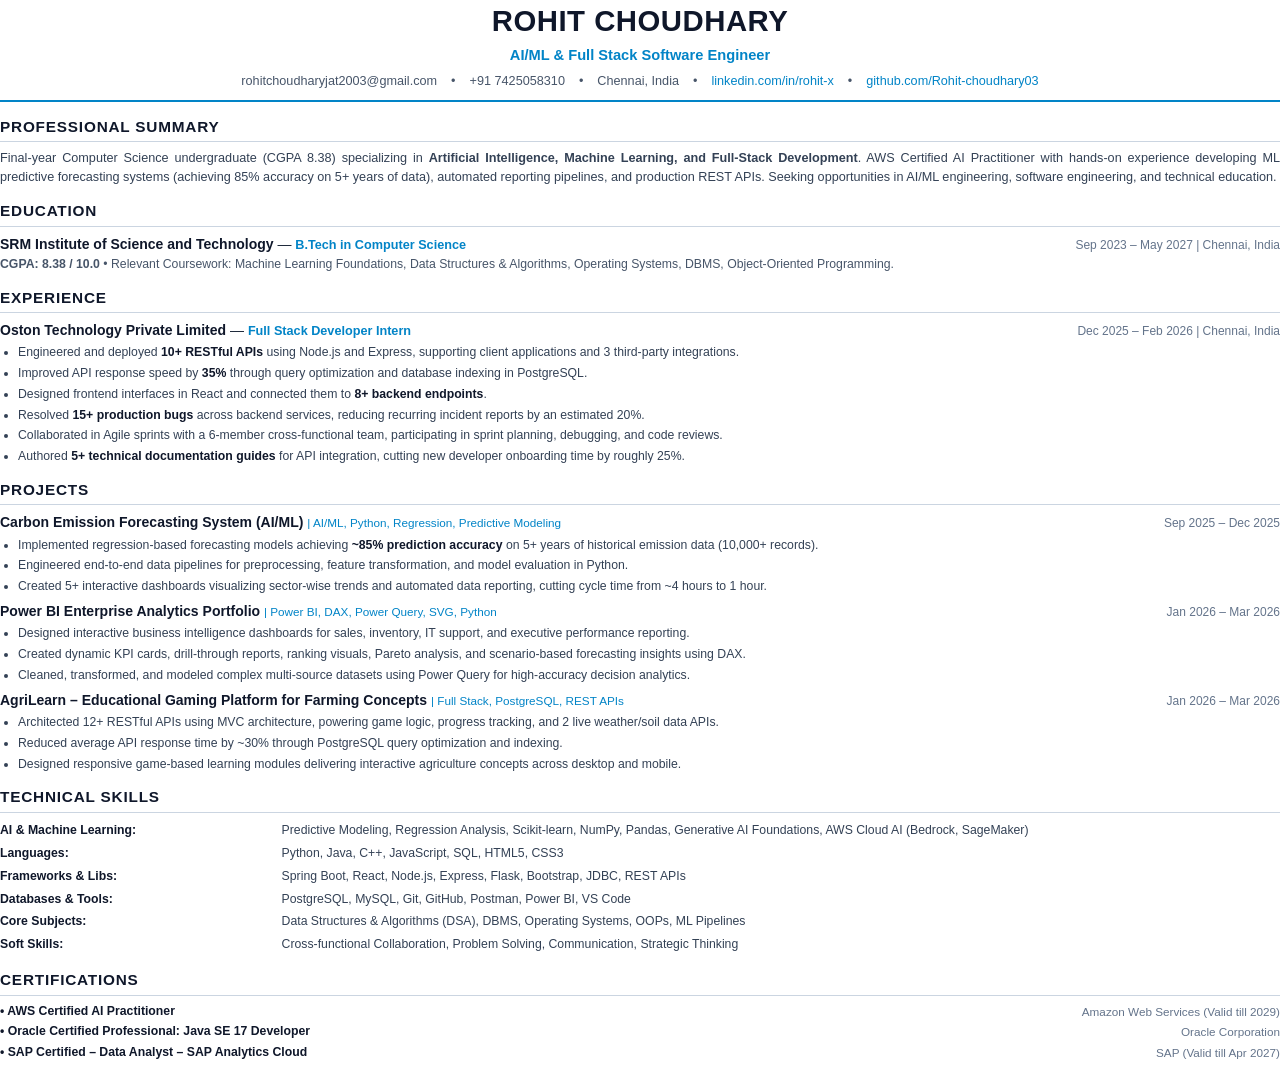
<file: resume.html>
<!DOCTYPE html>
<html lang="en">
<head>
  <meta charset="UTF-8">
  <title>Rohit Choudhary — Resume</title>
  <style>
    @page {
      size: A4;
      margin: 14mm 16mm;
    }
    * {
      box-sizing: border-box;
      margin: 0;
      padding: 0;
    }
    body {
      font-family: -apple-system, BlinkMacSystemFont, "Segoe UI", Roboto, Helvetica, Arial, sans-serif;
      color: #1e293b;
      line-height: 1.45;
      font-size: 10.5pt;
      background: #fff;
    }
    .header {
      text-align: center;
      border-bottom: 2px solid #0284c7;
      padding-bottom: 10px;
      margin-bottom: 14px;
    }
    .name {
      font-size: 22pt;
      font-weight: 800;
      letter-spacing: 0.5px;
      color: #0f172a;
      text-transform: uppercase;
    }
    .title {
      font-size: 11pt;
      font-weight: 600;
      color: #0284c7;
      margin-top: 2px;
      margin-bottom: 6px;
    }
    .contact-info {
      font-size: 9.5pt;
      color: #475569;
      display: flex;
      justify-content: center;
      flex-wrap: wrap;
      gap: 14px;
    }
    .contact-info a {
      color: #0284c7;
      text-decoration: none;
    }
    .section {
      margin-bottom: 13px;
    }
    .section-title {
      font-size: 11.5pt;
      font-weight: 700;
      color: #0f172a;
      text-transform: uppercase;
      letter-spacing: 0.8px;
      border-bottom: 1px solid #cbd5e1;
      padding-bottom: 3px;
      margin-bottom: 7px;
    }
    .summary-text {
      font-size: 9.5pt;
      color: #334155;
      line-height: 1.5;
      text-align: justify;
    }
    .item-header {
      display: flex;
      justify-content: space-between;
      align-items: baseline;
      margin-bottom: 2px;
    }
    .item-title {
      font-size: 10.5pt;
      font-weight: 700;
      color: #0f172a;
    }
    .item-subtitle {
      font-size: 9.5pt;
      font-weight: 600;
      color: #0284c7;
    }
    .item-meta {
      font-size: 9pt;
      color: #64748b;
      font-weight: 500;
      text-align: right;
    }
    ul.bullets {
      list-style-type: disc;
      padding-left: 18px;
      margin-top: 4px;
    }
    ul.bullets li {
      font-size: 9.2pt;
      color: #334155;
      margin-bottom: 3px;
      line-height: 1.45;
    }
    ul.bullets li strong {
      color: #0f172a;
    }
    .skills-table {
      width: 100%;
      font-size: 9.2pt;
      border-collapse: collapse;
    }
    .skills-table td {
      padding: 2.5px 0;
      vertical-align: top;
    }
    .skills-table .skill-cat {
      font-weight: 700;
      color: #0f172a;
      width: 22%;
    }
    .skills-table .skill-val {
      color: #334155;
      width: 78%;
    }
    .cert-item {
      display: flex;
      justify-content: space-between;
      font-size: 9.2pt;
      margin-bottom: 3px;
    }
    .cert-name {
      font-weight: 600;
      color: #0f172a;
    }
    .cert-date {
      color: #64748b;
      font-size: 8.8pt;
    }
  </style>
</head>
<body>
  <div class="header">
    <div class="name">Rohit Choudhary</div>
    <div class="title">AI/ML &amp; Full Stack Software Engineer</div>
    <div class="contact-info">
      <span>rohitchoudharyjat2003@gmail.com</span>
      <span>&bull;</span>
      <span>+91 7425058310</span>
      <span>&bull;</span>
      <span>Chennai, India</span>
      <span>&bull;</span>
      <span><a href="https://linkedin.com/in/rohit-x" target="_blank">linkedin.com/in/rohit-x</a></span>
      <span>&bull;</span>
      <span><a href="https://github.com/Rohit-choudhary03" target="_blank">github.com/Rohit-choudhary03</a></span>
    </div>
  </div>

  <div class="section">
    <div class="section-title">Professional Summary</div>
    <p class="summary-text">
      Final-year Computer Science undergraduate (CGPA 8.38) specializing in <strong>Artificial Intelligence, Machine Learning, and Full-Stack Development</strong>. AWS Certified AI Practitioner with hands-on experience developing ML predictive forecasting systems (achieving 85% accuracy on 5+ years of data), automated reporting pipelines, and production REST APIs. Seeking opportunities in AI/ML engineering, software engineering, and technical education.
    </p>
  </div>

  <div class="section">
    <div class="section-title">Education</div>
    <div class="item-header">
      <div>
        <span class="item-title">SRM Institute of Science and Technology</span> — <span class="item-subtitle">B.Tech in Computer Science</span>
      </div>
      <div class="item-meta">Sep 2023 – May 2027 | Chennai, India</div>
    </div>
    <div style="font-size: 9.2pt; color: #475569; margin-top: 1px;">
      <strong>CGPA: 8.38 / 10.0</strong> &bull; Relevant Coursework: Machine Learning Foundations, Data Structures &amp; Algorithms, Operating Systems, DBMS, Object-Oriented Programming.
    </div>
  </div>

  <div class="section">
    <div class="section-title">Experience</div>
    <div class="item-header">
      <div>
        <span class="item-title">Oston Technology Private Limited</span> — <span class="item-subtitle">Full Stack Developer Intern</span>
      </div>
      <div class="item-meta">Dec 2025 – Feb 2026 | Chennai, India</div>
    </div>
    <ul class="bullets">
      <li>Engineered and deployed <strong>10+ RESTful APIs</strong> using Node.js and Express, supporting client applications and 3 third-party integrations.</li>
      <li>Improved API response speed by <strong>35%</strong> through query optimization and database indexing in PostgreSQL.</li>
      <li>Designed frontend interfaces in React and connected them to <strong>8+ backend endpoints</strong>.</li>
      <li>Resolved <strong>15+ production bugs</strong> across backend services, reducing recurring incident reports by an estimated 20%.</li>
      <li>Collaborated in Agile sprints with a 6-member cross-functional team, participating in sprint planning, debugging, and code reviews.</li>
      <li>Authored <strong>5+ technical documentation guides</strong> for API integration, cutting new developer onboarding time by roughly 25%.</li>
    </ul>
  </div>

  <div class="section">
    <div class="section-title">Projects</div>
    <!-- Project 1: AI/ML -->
    <div class="item-header" style="margin-top: 4px;">
      <div>
        <span class="item-title">Carbon Emission Forecasting System (AI/ML)</span>
        <span style="font-size: 8.8pt; color: #0284c7; font-weight: 500;"> | AI/ML, Python, Regression, Predictive Modeling</span>
      </div>
      <div class="item-meta">Sep 2025 – Dec 2025</div>
    </div>
    <ul class="bullets">
      <li>Implemented regression-based forecasting models achieving <strong>~85% prediction accuracy</strong> on 5+ years of historical emission data (10,000+ records).</li>
      <li>Engineered end-to-end data pipelines for preprocessing, feature transformation, and model evaluation in Python.</li>
      <li>Created 5+ interactive dashboards visualizing sector-wise trends and automated data reporting, cutting cycle time from ~4 hours to 1 hour.</li>
    </ul>

    <!-- Project 2: Power BI -->
    <div class="item-header" style="margin-top: 5px;">
      <div>
        <span class="item-title">Power BI Enterprise Analytics Portfolio</span>
        <span style="font-size: 8.8pt; color: #0284c7; font-weight: 500;"> | Power BI, DAX, Power Query, SVG, Python</span>
      </div>
      <div class="item-meta">Jan 2026 – Mar 2026</div>
    </div>
    <ul class="bullets">
      <li>Designed interactive business intelligence dashboards for sales, inventory, IT support, and executive performance reporting.</li>
      <li>Created dynamic KPI cards, drill-through reports, ranking visuals, Pareto analysis, and scenario-based forecasting insights using DAX.</li>
      <li>Cleaned, transformed, and modeled complex multi-source datasets using Power Query for high-accuracy decision analytics.</li>
    </ul>

    <!-- Project 3: Full Stack -->
    <div class="item-header" style="margin-top: 5px;">
      <div>
        <span class="item-title">AgriLearn – Educational Gaming Platform for Farming Concepts</span>
        <span style="font-size: 8.8pt; color: #0284c7; font-weight: 500;"> | Full Stack, PostgreSQL, REST APIs</span>
      </div>
      <div class="item-meta">Jan 2026 – Mar 2026</div>
    </div>
    <ul class="bullets">
      <li>Architected 12+ RESTful APIs using MVC architecture, powering game logic, progress tracking, and 2 live weather/soil data APIs.</li>
      <li>Reduced average API response time by ~30% through PostgreSQL query optimization and indexing.</li>
      <li>Designed responsive game-based learning modules delivering interactive agriculture concepts across desktop and mobile.</li>
    </ul>
  </div>

  <div class="section">
    <div class="section-title">Technical Skills</div>
    <table class="skills-table">
      <tr>
        <td class="skill-cat">AI &amp; Machine Learning:</td>
        <td class="skill-val">Predictive Modeling, Regression Analysis, Scikit-learn, NumPy, Pandas, Generative AI Foundations, AWS Cloud AI (Bedrock, SageMaker)</td>
      </tr>
      <tr>
        <td class="skill-cat">Languages:</td>
        <td class="skill-val">Python, Java, C++, JavaScript, SQL, HTML5, CSS3</td>
      </tr>
      <tr>
        <td class="skill-cat">Frameworks &amp; Libs:</td>
        <td class="skill-val">Spring Boot, React, Node.js, Express, Flask, Bootstrap, JDBC, REST APIs</td>
      </tr>
      <tr>
        <td class="skill-cat">Databases &amp; Tools:</td>
        <td class="skill-val">PostgreSQL, MySQL, Git, GitHub, Postman, Power BI, VS Code</td>
      </tr>
      <tr>
        <td class="skill-cat">Core Subjects:</td>
        <td class="skill-val">Data Structures &amp; Algorithms (DSA), DBMS, Operating Systems, OOPs, ML Pipelines</td>
      </tr>
      <tr>
        <td class="skill-cat">Soft Skills:</td>
        <td class="skill-val">Cross-functional Collaboration, Problem Solving, Communication, Strategic Thinking</td>
      </tr>
    </table>
  </div>

  <div class="section">
    <div class="section-title">Certifications</div>
    <div class="cert-item">
      <span class="cert-name">&bull; AWS Certified AI Practitioner</span>
      <span class="cert-date">Amazon Web Services (Valid till 2029)</span>
    </div>
    <div class="cert-item">
      <span class="cert-name">&bull; Oracle Certified Professional: Java SE 17 Developer</span>
      <span class="cert-date">Oracle Corporation</span>
    </div>
    <div class="cert-item">
      <span class="cert-name">&bull; SAP Certified – Data Analyst – SAP Analytics Cloud</span>
      <span class="cert-date">SAP (Valid till Apr 2027)</span>
    </div>
  </div>
</body>
</html>
</file>
<file: css/style.css>
/* ================================================
   STYLE.CSS — Main Stylesheet
   ================================================ */

/* ----- CSS Custom Properties ----- */
:root {
  --bg-primary: #0a0a0a;
  --bg-secondary: #111111;
  --bg-tertiary: #1a1a2e;
  --bg-card: rgba(255, 255, 255, 0.03);
  --bg-glass: rgba(255, 255, 255, 0.05);

  --text-primary: #f0f0f0;
  --text-secondary: #a0a0b0;
  --text-muted: #666680;

  --accent: #00d4ff;
  --accent-dark: #0099cc;
  --accent-glow: rgba(0, 212, 255, 0.25);
  --accent-gradient: linear-gradient(135deg, #00d4ff, #7b2ff7);

  --border-subtle: rgba(255, 255, 255, 0.06);
  --border-accent: rgba(0, 212, 255, 0.3);

  --font-main: 'Segoe UI', system-ui, -apple-system, sans-serif;
  --font-mono: 'Cascadia Code', 'Fira Code', 'Consolas', monospace;

  --nav-height: 70px;
  --container-max: 1200px;

  --radius-sm: 8px;
  --radius-md: 12px;
  --radius-lg: 20px;
  --radius-xl: 24px;

  --shadow-card: 0 4px 30px rgba(0, 0, 0, 0.4);
  --shadow-glow: 0 0 30px var(--accent-glow);

  --transition-fast: 0.2s ease;
  --transition-base: 0.3s ease;
  --transition-slow: 0.5s ease;
}

/* Light Theme Variables */
[data-theme="light"] {
  --bg-primary: #f8fafc;
  --bg-secondary: #f1f5f9;
  --bg-tertiary: #e2e8f0;
  --bg-card: rgba(255, 255, 255, 0.95);
  --bg-glass: rgba(255, 255, 255, 0.85);

  --text-primary: #0f172a;
  --text-secondary: #334155;
  --text-muted: #64748b;

  --accent: #0284c7;
  --accent-dark: #0369a1;
  --accent-glow: rgba(2, 132, 199, 0.22);
  --accent-gradient: linear-gradient(135deg, #0284c7, #6366f1);

  --border-subtle: rgba(0, 0, 0, 0.08);
  --border-accent: rgba(2, 132, 199, 0.35);

  --shadow-card: 0 4px 20px rgba(0, 0, 0, 0.06);
  --shadow-glow: 0 0 25px rgba(2, 132, 199, 0.2);
}

[data-theme="light"] .navbar {
  background: rgba(248, 250, 252, 0.88);
  border-bottom: 1px solid rgba(0, 0, 0, 0.06);
}

[data-theme="light"] .navbar.scrolled {
  background: rgba(248, 250, 252, 0.96);
  box-shadow: 0 4px 20px rgba(0, 0, 0, 0.08);
  border-bottom: 1px solid rgba(0, 0, 0, 0.1);
}

[data-theme="light"] .hero-particles {
  opacity: 0.25;
}

[data-theme="light"] .hero-gradient {
  background: radial-gradient(circle at 50% 30%, rgba(2, 132, 199, 0.1), transparent 70%);
}

[data-theme="light"] .project-image-placeholder,
[data-theme="light"] .blog-image-placeholder {
  background: linear-gradient(135deg, #e2e8f0, #cbd5e1);
  color: #0284c7;
}

[data-theme="light"] .cert-aws {
  background: rgba(255, 153, 0, 0.12);
}

[data-theme="light"] .cert-oracle {
  background: rgba(248, 152, 32, 0.12);
}

[data-theme="light"] .cert-sap {
  background: rgba(0, 143, 211, 0.12);
}

[data-theme="light"] .timeline-dot {
  border-color: #f8fafc;
}

[data-theme="light"] .timeline::before {
  background: rgba(0, 0, 0, 0.1);
}

[data-theme="light"] .mouse {
  border-color: var(--text-muted);
}

[data-theme="light"] .mouse-wheel {
  background: var(--text-muted);
}

/* ----- Reset & Base ----- */
*,
*::before,
*::after {
  margin: 0;
  padding: 0;
  box-sizing: border-box;
}

html {
  scroll-behavior: smooth;
  scroll-padding-top: var(--nav-height);
  font-size: 16px;
}

body {
  font-family: var(--font-main);
  background-color: var(--bg-primary);
  color: var(--text-primary);
  line-height: 1.7;
  overflow-x: hidden;
  -webkit-font-smoothing: antialiased;
  -moz-osx-font-smoothing: grayscale;
}

a {
  color: var(--accent);
  text-decoration: none;
  transition: color var(--transition-fast);
}

a:hover {
  color: #fff;
}

img {
  max-width: 100%;
  display: block;
}

ul {
  list-style: none;
}

button {
  border: none;
  cursor: pointer;
  font-family: inherit;
  background: none;
}

::selection {
  background: var(--accent);
  color: var(--bg-primary);
}

/* ----- Utility ----- */
.container {
  width: 100%;
  max-width: var(--container-max);
  margin: 0 auto;
  padding: 0 24px;
}

.section {
  padding: 100px 0;
  position: relative;
}

/* ----- Section Header ----- */
.section-header {
  text-align: center;
  margin-bottom: 60px;
}

.section-subtitle {
  color: var(--accent);
  font-size: 0.9rem;
  font-weight: 600;
  text-transform: uppercase;
  letter-spacing: 3px;
  margin-bottom: 10px;
}

.section-title {
  font-size: clamp(2rem, 5vw, 2.8rem);
  font-weight: 800;
  background: var(--accent-gradient);
  -webkit-background-clip: text;
  -webkit-text-fill-color: transparent;
  background-clip: text;
}

.section-divider {
  width: 60px;
  height: 4px;
  background: var(--accent-gradient);
  margin: 16px auto 0;
  border-radius: 2px;
}

/* ================================================
   SCROLL PROGRESS BAR
   ================================================ */
.scroll-progress {
  position: fixed;
  top: 0;
  left: 0;
  height: 3px;
  width: 0%;
  background: var(--accent-gradient);
  z-index: 10001;
  transition: none;
}

/* ================================================
   PRELOADER
   ================================================ */
.preloader {
  position: fixed;
  inset: 0;
  background: var(--bg-primary);
  display: flex;
  align-items: center;
  justify-content: center;
  z-index: 99999;
  transition: opacity 0.5s ease, visibility 0.5s ease;
}

.preloader.hidden {
  opacity: 0;
  visibility: hidden;
}

.preloader-inner {
  display: flex;
  flex-direction: column;
  align-items: center;
  gap: 20px;
}

.preloader-ring {
  width: 50px;
  height: 50px;
  border: 3px solid var(--border-subtle);
  border-top-color: var(--accent);
  border-radius: 50%;
  animation: spin 0.8s linear infinite;
}

.preloader-text {
  color: var(--text-secondary);
  font-size: 0.85rem;
  letter-spacing: 4px;
  text-transform: uppercase;
}

@keyframes spin {
  to { transform: rotate(360deg); }
}

/* ================================================
   NAVBAR
   ================================================ */
.navbar {
  position: fixed;
  top: 0;
  left: 0;
  width: 100%;
  height: var(--nav-height);
  z-index: 10000;
  background: rgba(10, 10, 10, 0.82);
  backdrop-filter: blur(20px);
  -webkit-backdrop-filter: blur(20px);
  border-bottom: 1px solid rgba(255, 255, 255, 0.06);
  transition: background var(--transition-base), box-shadow var(--transition-base), border-color var(--transition-base);
}

.navbar.scrolled {
  background: rgba(10, 10, 10, 0.95);
  backdrop-filter: blur(25px);
  -webkit-backdrop-filter: blur(25px);
  box-shadow: 0 4px 30px rgba(0, 0, 0, 0.5);
  border-bottom: 1px solid rgba(255, 255, 255, 0.1);
}

.nav-container {
  max-width: var(--container-max);
  margin: 0 auto;
  padding: 0 24px;
  height: 100%;
  display: flex;
  align-items: center;
  justify-content: space-between;
  gap: 16px;
}

.nav-logo {
  font-size: 1.5rem;
  font-weight: 800;
  color: var(--text-primary);
  flex-shrink: 0;
  transition: color var(--transition-fast);
}

.nav-logo:hover {
  color: var(--accent);
}

.logo-bracket {
  color: var(--accent);
}

.nav-menu {
  display: flex;
  align-items: center;
  gap: 4px;
}

.nav-link {
  color: var(--text-secondary);
  font-size: 0.88rem;
  font-weight: 500;
  padding: 6px 12px;
  border-radius: var(--radius-sm);
  white-space: nowrap;
  transition: color var(--transition-fast), background var(--transition-fast);
}

.nav-link:hover,
.nav-link.active {
  color: var(--accent);
}

.nav-link.active {
  background: rgba(0, 212, 255, 0.08);
}

/* Hamburger */
.nav-toggle {
  display: none;
  flex-direction: column;
  gap: 5px;
  padding: 8px;
  z-index: 10001;
}

.hamburger-line {
  display: block;
  width: 24px;
  height: 2px;
  background: var(--text-primary);
  border-radius: 2px;
  transition: var(--transition-base);
  transform-origin: center;
}

.nav-toggle.active .hamburger-line:nth-child(1) {
  transform: translateY(7px) rotate(45deg);
}

.nav-toggle.active .hamburger-line:nth-child(2) {
  opacity: 0;
}

.nav-toggle.active .hamburger-line:nth-child(3) {
  transform: translateY(-7px) rotate(-45deg);
}

/* Nav Actions (Theme & Resume) */
.nav-actions {
  display: flex;
  align-items: center;
  gap: 10px;
  flex-shrink: 0;
}

.theme-toggle {
  width: 38px;
  height: 38px;
  border-radius: 50%;
  background: var(--bg-card);
  border: 1px solid var(--border-subtle);
  color: var(--text-primary);
  display: flex;
  align-items: center;
  justify-content: center;
  font-size: 0.95rem;
  transition: all var(--transition-base);
  cursor: pointer;
}

.theme-toggle:hover {
  color: var(--accent);
  border-color: var(--border-accent);
  transform: rotate(20deg);
}

.nav-resume-btn {
  display: inline-flex;
  align-items: center;
  gap: 6px;
  padding: 7px 16px;
  border-radius: 30px;
  font-size: 0.85rem;
  font-weight: 600;
  background: var(--accent-gradient);
  color: #fff;
  transition: all var(--transition-base);
}

.nav-resume-btn:hover {
  transform: translateY(-2px);
  box-shadow: var(--shadow-glow);
  color: #fff;
}

/* ================================================
   HERO
   ================================================ */
.hero {
  position: relative;
  min-height: 100vh;
  display: flex;
  align-items: center;
  justify-content: center;
  overflow: hidden;
  padding: calc(var(--nav-height) + 50px) 0 70px;
  box-sizing: border-box;
}

.hero-bg-animation {
  position: absolute;
  inset: 0;
  z-index: 0;
}

.hero-particles {
  position: absolute;
  inset: 0;
}

.hero-gradient {
  position: absolute;
  inset: 0;
  background:
    radial-gradient(ellipse at 20% 50%, rgba(0, 212, 255, 0.08) 0%, transparent 50%),
    radial-gradient(ellipse at 80% 20%, rgba(123, 47, 247, 0.06) 0%, transparent 50%),
    radial-gradient(ellipse at 50% 80%, rgba(0, 212, 255, 0.04) 0%, transparent 50%);
}

.hero-content {
  position: relative;
  z-index: 1;
  text-align: center;
  padding: 0 24px;
  max-width: 820px;
  margin: 0 auto;
}

.hero-greeting {
  display: inline-flex;
  align-items: center;
  gap: 8px;
  color: var(--accent);
  font-size: 0.92rem;
  font-weight: 600;
  letter-spacing: 3px;
  text-transform: uppercase;
  padding: 6px 18px;
  background: rgba(0, 212, 255, 0.08);
  border: 1px solid rgba(0, 212, 255, 0.22);
  border-radius: 30px;
  margin-bottom: 18px;
  margin-top: 10px;
  box-shadow: 0 0 15px rgba(0, 212, 255, 0.08);
}

.hero-name {
  font-size: clamp(2.8rem, 8vw, 5rem);
  font-weight: 900;
  line-height: 1.1;
  margin-bottom: 16px;
  background: linear-gradient(135deg, #ffffff 0%, #a0a0b0 100%);
  -webkit-background-clip: text;
  -webkit-text-fill-color: transparent;
  background-clip: text;
}

.hero-typing-wrapper {
  display: flex;
  align-items: center;
  justify-content: center;
  font-size: clamp(1.2rem, 3vw, 1.6rem);
  min-height: 2.4em;
  margin-bottom: 24px;
}

.hero-typing-prefix {
  color: var(--text-secondary);
}

.hero-typed {
  color: var(--accent);
  font-weight: 600;
}

.typing-cursor {
  color: var(--accent);
  font-weight: 300;
  animation: blink 0.8s step-end infinite;
}

@keyframes blink {
  50% { opacity: 0; }
}

.hero-bio {
  color: var(--text-secondary);
  font-size: 1.1rem;
  max-width: 580px;
  margin: 0 auto 36px;
  line-height: 1.8;
}

/* Hero Badges / Pills */
.hero-badges {
  display: flex;
  justify-content: center;
  flex-wrap: wrap;
  gap: 10px;
  margin: -15px auto 30px;
  max-width: 650px;
}

.hero-pill {
  display: inline-flex;
  align-items: center;
  gap: 8px;
  padding: 6px 16px;
  border-radius: 30px;
  font-size: 0.82rem;
  font-weight: 600;
  background: rgba(0, 212, 255, 0.08);
  border: 1px solid rgba(0, 212, 255, 0.25);
  color: var(--accent);
  transition: all var(--transition-fast);
}

.hero-pill:hover {
  background: rgba(0, 212, 255, 0.16);
  transform: translateY(-2px);
  box-shadow: 0 4px 15px var(--accent-glow);
}

.hero-pill i {
  font-size: 0.85rem;
}

/* Featured AI Skill Card */
.skill-category-featured {
  border-color: rgba(0, 212, 255, 0.35);
  background: linear-gradient(145deg, rgba(0, 212, 255, 0.05), rgba(123, 47, 247, 0.05));
  position: relative;
}

.skill-category-featured::before {
  content: 'SPECIALIZATION';
  position: absolute;
  top: 14px;
  right: 16px;
  font-size: 0.65rem;
  font-weight: 700;
  letter-spacing: 0.6px;
  padding: 3px 8px;
  border-radius: 12px;
  background: rgba(0, 212, 255, 0.15);
  color: var(--accent);
  border: 1px solid rgba(0, 212, 255, 0.3);
}

.featured-sub {
  display: block;
  font-size: 0.75rem;
  color: var(--accent);
  font-weight: 500;
  margin-top: 2px;
}

.cert-ai-icon {
  background: rgba(0, 212, 255, 0.15) !important;
  color: var(--accent) !important;
  border-color: rgba(0, 212, 255, 0.3) !important;
}

/* Featured Cert Card */
.cert-featured {
  border-color: rgba(255, 153, 0, 0.35);
  box-shadow: 0 0 25px rgba(255, 153, 0, 0.12);
}

.cert-badge.featured-badge {
  color: #ff9900;
  display: inline-flex;
  align-items: center;
  gap: 5px;
}

.hero-cta {
  display: flex;
  gap: 16px;
  justify-content: center;
  flex-wrap: wrap;
  margin-bottom: 40px;
}

/* Buttons */
.btn {
  display: inline-flex;
  align-items: center;
  gap: 10px;
  padding: 14px 32px;
  border-radius: 50px;
  font-size: 0.95rem;
  font-weight: 600;
  transition: all var(--transition-base);
  position: relative;
  overflow: hidden;
}

.btn-primary {
  background: var(--accent-gradient);
  color: var(--bg-primary);
}

.btn-primary:hover {
  transform: translateY(-2px);
  box-shadow: var(--shadow-glow);
  color: var(--bg-primary);
}

.btn-outline {
  background: transparent;
  color: var(--accent);
  border: 2px solid var(--accent);
}

.btn-outline:hover {
  background: var(--accent);
  color: var(--bg-primary);
  transform: translateY(-2px);
  box-shadow: var(--shadow-glow);
}

.btn-resume {
  background: rgba(255, 255, 255, 0.05);
  color: var(--text-primary);
  border: 1px solid var(--border-subtle);
}

.btn-resume:hover {
  background: rgba(255, 255, 255, 0.12);
  border-color: var(--border-accent);
  color: var(--accent);
  transform: translateY(-2px);
  box-shadow: 0 4px 20px rgba(0, 0, 0, 0.25);
}

/* Socials */
.hero-socials {
  display: flex;
  gap: 16px;
  justify-content: center;
}

.hero-socials a {
  width: 44px;
  height: 44px;
  display: flex;
  align-items: center;
  justify-content: center;
  border-radius: 50%;
  border: 1px solid var(--border-subtle);
  color: var(--text-secondary);
  font-size: 1.1rem;
  transition: all var(--transition-base);
}

.hero-socials a:hover {
  color: var(--accent);
  border-color: var(--accent);
  transform: translateY(-3px);
  box-shadow: var(--shadow-glow);
}

/* Scroll indicator */
.hero-scroll-indicator {
  position: absolute;
  bottom: 30px;
  left: 50%;
  transform: translateX(-50%);
  display: flex;
  flex-direction: column;
  align-items: center;
  gap: 8px;
  color: var(--text-muted);
  font-size: 0.75rem;
  letter-spacing: 2px;
  text-transform: uppercase;
  animation: float 2s ease-in-out infinite;
}

.mouse {
  width: 24px;
  height: 38px;
  border: 2px solid var(--text-muted);
  border-radius: 12px;
  position: relative;
}

.mouse-wheel {
  width: 3px;
  height: 8px;
  background: var(--accent);
  border-radius: 2px;
  position: absolute;
  top: 6px;
  left: 50%;
  transform: translateX(-50%);
  animation: scroll-wheel 1.5s ease infinite;
}

@keyframes float {
  0%, 100% { transform: translateX(-50%) translateY(0); }
  50% { transform: translateX(-50%) translateY(-8px); }
}

@keyframes scroll-wheel {
  0% { opacity: 1; top: 6px; }
  100% { opacity: 0; top: 22px; }
}

/* ================================================
   SKILLS
   ================================================ */
.skills {
  background: var(--bg-secondary);
}

.skills-grid {
  display: grid;
  grid-template-columns: repeat(auto-fit, minmax(280px, 1fr));
  gap: 24px;
}

.skill-category {
  background: var(--bg-card);
  border: 1px solid var(--border-subtle);
  border-radius: var(--radius-lg);
  padding: 32px;
  transition: all var(--transition-base);
}

.skill-category:hover {
  border-color: var(--border-accent);
  box-shadow: var(--shadow-glow);
  transform: translateY(-4px);
}

.skill-category-header {
  display: flex;
  align-items: center;
  gap: 14px;
  margin-bottom: 24px;
}

.skill-category-icon {
  width: 48px;
  height: 48px;
  display: flex;
  align-items: center;
  justify-content: center;
  background: var(--accent-gradient);
  border-radius: var(--radius-md);
  font-size: 1.2rem;
  color: var(--bg-primary);
}

.skill-category h3 {
  font-size: 1.2rem;
  font-weight: 700;
}

.skill-items {
  display: flex;
  flex-direction: column;
  gap: 18px;
}

.skill-item {
  display: flex;
  flex-direction: column;
  gap: 6px;
}

.skill-info {
  display: flex;
  align-items: center;
  gap: 10px;
  font-size: 0.9rem;
  color: var(--text-secondary);
}

.skill-info i {
  color: var(--accent);
  font-size: 1rem;
  width: 20px;
  text-align: center;
}

.skill-bar {
  height: 6px;
  background: rgba(255, 255, 255, 0.06);
  border-radius: 3px;
  overflow: hidden;
}

.skill-fill {
  height: 100%;
  background: var(--accent-gradient);
  border-radius: 3px;
  width: 0%;
  transition: width 1.2s cubic-bezier(0.25, 0.46, 0.45, 0.94);
}

/* Soft Skills & Core Strengths */
.skills-soft {
  margin-top: 48px;
  text-align: center;
  background: var(--bg-card);
  border: 1px solid var(--border-subtle);
  border-radius: var(--radius-lg);
  padding: 24px 30px;
}

.skills-soft-title {
  font-size: 1rem;
  font-weight: 600;
  color: var(--text-primary);
  margin-bottom: 16px;
  display: flex;
  align-items: center;
  justify-content: center;
  gap: 8px;
}

.skills-soft-title i {
  color: var(--accent);
}

.skills-soft-tags {
  display: flex;
  flex-wrap: wrap;
  justify-content: center;
  gap: 12px;
}

.soft-tag {
  display: inline-flex;
  align-items: center;
  gap: 8px;
  padding: 8px 18px;
  border-radius: 30px;
  font-size: 0.85rem;
  font-weight: 500;
  background: rgba(255, 255, 255, 0.03);
  border: 1px solid var(--border-subtle);
  color: var(--text-secondary);
  transition: all var(--transition-fast);
}

.soft-tag:hover {
  background: rgba(0, 212, 255, 0.08);
  border-color: var(--border-accent);
  color: var(--text-primary);
  transform: translateY(-2px);
}

.soft-tag i {
  color: var(--accent);
  font-size: 0.85rem;
}

/* ================================================
   PROJECTS
   ================================================ */
.project-filters {
  display: flex;
  gap: 10px;
  justify-content: center;
  flex-wrap: wrap;
  margin-bottom: 40px;
}

.filter-btn {
  padding: 10px 24px;
  border-radius: 50px;
  font-size: 0.9rem;
  font-weight: 500;
  color: var(--text-secondary);
  border: 1px solid var(--border-subtle);
  background: transparent;
  transition: all var(--transition-base);
}

.filter-btn:hover {
  color: var(--accent);
  border-color: var(--border-accent);
}

.filter-btn.active {
  background: var(--accent);
  color: var(--bg-primary);
  border-color: var(--accent);
}

.projects-grid {
  display: grid;
  grid-template-columns: repeat(auto-fill, minmax(340px, 1fr));
  gap: 28px;
}

.project-card {
  background: var(--bg-card);
  border: 1px solid var(--border-subtle);
  border-radius: var(--radius-lg);
  overflow: hidden;
  transition: all var(--transition-base);
}

.project-card:hover {
  transform: translateY(-8px);
  border-color: var(--border-accent);
  box-shadow: var(--shadow-glow);
}

.project-card.hidden {
  display: none;
}

.project-image {
  position: relative;
  height: 220px;
  overflow: hidden;
}

.project-image-placeholder {
  width: 100%;
  height: 100%;
  display: flex;
  align-items: center;
  justify-content: center;
  background: linear-gradient(135deg, var(--bg-tertiary), var(--bg-secondary));
  font-size: 3rem;
  color: var(--accent);
  opacity: 0.6;
}

.project-overlay {
  position: absolute;
  inset: 0;
  background: rgba(0, 0, 0, 0.7);
  display: flex;
  align-items: center;
  justify-content: center;
  gap: 16px;
  opacity: 0;
  transition: opacity var(--transition-base);
}

.project-card:hover .project-overlay {
  opacity: 1;
}

.project-link {
  width: 48px;
  height: 48px;
  display: flex;
  align-items: center;
  justify-content: center;
  background: var(--accent);
  color: var(--bg-primary);
  border-radius: 50%;
  font-size: 1rem;
  transition: all var(--transition-base);
  transform: translateY(20px);
}

.project-card:hover .project-link {
  transform: translateY(0);
}

.project-link:hover {
  background: #fff;
  color: var(--bg-primary);
  transform: scale(1.1);
}

.project-info {
  padding: 24px;
}

.project-info h3 {
  font-size: 1.15rem;
  font-weight: 700;
  margin-bottom: 10px;
}

.project-info p {
  color: var(--text-secondary);
  font-size: 0.9rem;
  margin-bottom: 16px;
  line-height: 1.6;
}

.project-tags {
  display: flex;
  flex-wrap: wrap;
  gap: 8px;
}

.project-tags span {
  padding: 4px 12px;
  background: rgba(0, 212, 255, 0.08);
  color: var(--accent);
  border-radius: 50px;
  font-size: 0.78rem;
  font-weight: 500;
}

/* ================================================
   EXPERIENCE / TIMELINE
   ================================================ */
.experience {
  background: var(--bg-secondary);
}

.timeline {
  position: relative;
  max-width: 900px;
  margin: 0 auto;
  padding: 20px 0;
}

.timeline::before {
  content: '';
  position: absolute;
  left: 50%;
  top: 0;
  bottom: 0;
  width: 2px;
  background: var(--border-subtle);
  transform: translateX(-50%);
}

.timeline-item {
  position: relative;
  width: 50%;
  padding: 0 40px 50px;
}

.timeline-item[data-side="left"] {
  left: 0;
  text-align: right;
  padding-right: 50px;
  padding-left: 0;
}

.timeline-item[data-side="right"] {
  left: 50%;
  text-align: left;
  padding-left: 50px;
  padding-right: 0;
}

.timeline-dot {
  position: absolute;
  width: 16px;
  height: 16px;
  background: var(--accent);
  border: 3px solid var(--bg-secondary);
  border-radius: 50%;
  top: 4px;
  z-index: 1;
  box-shadow: 0 0 0 4px rgba(0, 212, 255, 0.2);
}

.timeline-item[data-side="left"] .timeline-dot {
  right: -8px;
}

.timeline-item[data-side="right"] .timeline-dot {
  left: -8px;
}

.timeline-content {
  background: var(--bg-card);
  border: 1px solid var(--border-subtle);
  border-radius: var(--radius-lg);
  padding: 28px;
  transition: all var(--transition-base);
}

.timeline-content:hover {
  border-color: var(--border-accent);
  box-shadow: var(--shadow-glow);
}

.timeline-date {
  color: var(--accent);
  font-size: 0.85rem;
  font-weight: 600;
  margin-bottom: 8px;
}

.timeline-content h3 {
  font-size: 1.15rem;
  font-weight: 700;
  margin-bottom: 4px;
}

.timeline-content h4 {
  color: var(--text-secondary);
  font-size: 0.95rem;
  font-weight: 500;
  margin-bottom: 12px;
}

.timeline-content p {
  color: var(--text-secondary);
  font-size: 0.9rem;
  line-height: 1.7;
}

.timeline-badge {
  display: inline-flex;
  align-items: center;
  gap: 6px;
  padding: 4px 12px;
  border-radius: 20px;
  font-size: 0.75rem;
  font-weight: 600;
  background: rgba(0, 212, 255, 0.1);
  color: var(--accent);
  border: 1px solid rgba(0, 212, 255, 0.2);
  margin-bottom: 10px;
}

.timeline-badge.education-badge {
  background: rgba(123, 47, 247, 0.12);
  color: #a855f7;
  border-color: rgba(168, 85, 247, 0.25);
}

.timeline-location {
  display: inline-block;
  margin-left: 8px;
  font-size: 0.8rem;
  color: var(--text-muted);
  font-weight: 400;
}

.timeline-gpa {
  display: inline-block;
  padding: 3px 10px;
  background: rgba(255, 255, 255, 0.05);
  border-radius: var(--radius-sm);
  margin-bottom: 12px;
  color: var(--text-primary);
  font-size: 0.85rem;
}

.timeline-bullets {
  list-style: none;
  padding-left: 0;
  margin-top: 10px;
  display: flex;
  flex-direction: column;
  gap: 8px;
}

.timeline-bullets li {
  position: relative;
  padding-left: 18px;
  font-size: 0.88rem;
  color: var(--text-secondary);
  line-height: 1.6;
}

.timeline-bullets li::before {
  content: '▹';
  position: absolute;
  left: 0;
  top: 0;
  color: var(--accent);
  font-size: 0.9rem;
}

.timeline-bullets strong {
  color: var(--text-primary);
  font-weight: 600;
}

/* Project Date */
.project-date {
  font-size: 0.78rem;
  color: var(--text-muted);
  margin-top: 10px;
  font-weight: 500;
}

/* ================================================
   CERTIFICATIONS
   ================================================ */
.certifications {
  background: var(--bg-primary);
}

.certifications-grid {
  display: grid;
  grid-template-columns: repeat(auto-fit, minmax(300px, 1fr));
  gap: 28px;
  max-width: 1100px;
  margin: 0 auto;
}

.cert-card {
  background: var(--bg-card);
  border: 1px solid var(--border-subtle);
  border-radius: var(--radius-xl);
  padding: 32px 28px;
  display: flex;
  flex-direction: column;
  position: relative;
  overflow: hidden;
  transition: all var(--transition-base);
}

.cert-card::before {
  content: '';
  position: absolute;
  top: 0;
  left: 0;
  right: 0;
  height: 3px;
  background: var(--accent-gradient);
  opacity: 0;
  transition: opacity var(--transition-base);
}

.cert-card:hover {
  transform: translateY(-6px);
  border-color: var(--border-accent);
  box-shadow: var(--shadow-glow);
}

.cert-card:hover::before {
  opacity: 1;
}

.cert-icon-wrapper {
  width: 58px;
  height: 58px;
  border-radius: var(--radius-md);
  display: flex;
  align-items: center;
  justify-content: center;
  font-size: 1.8rem;
  margin-bottom: 20px;
  background: rgba(255, 255, 255, 0.04);
  border: 1px solid var(--border-subtle);
}

.cert-aws {
  color: #ff9900;
  background: rgba(255, 153, 0, 0.08);
  border-color: rgba(255, 153, 0, 0.2);
}

.cert-oracle {
  color: #f89820;
  background: rgba(248, 152, 32, 0.08);
  border-color: rgba(248, 152, 32, 0.2);
}

.cert-sap {
  color: #008fd3;
  background: rgba(0, 143, 211, 0.08);
  border-color: rgba(0, 143, 211, 0.2);
}

.cert-badge {
  display: inline-block;
  font-size: 0.75rem;
  font-weight: 600;
  text-transform: uppercase;
  letter-spacing: 0.5px;
  color: var(--accent);
  margin-bottom: 8px;
}

.cert-card h3 {
  font-size: 1.2rem;
  font-weight: 700;
  margin-bottom: 4px;
  color: var(--text-primary);
  line-height: 1.4;
}

.cert-issuer {
  font-size: 0.85rem;
  color: var(--text-muted);
  margin-bottom: 14px;
  font-weight: 500;
}

.cert-desc {
  font-size: 0.88rem;
  color: var(--text-secondary);
  line-height: 1.6;
  margin-bottom: 20px;
  flex-grow: 1;
}

.cert-tags {
  display: flex;
  flex-wrap: wrap;
  gap: 8px;
}

.cert-tags span {
  font-size: 0.75rem;
  padding: 4px 10px;
  border-radius: var(--radius-sm);
  background: rgba(255, 255, 255, 0.04);
  color: var(--text-secondary);
  border: 1px solid var(--border-subtle);
}

/* ================================================
   TESTIMONIALS
   ================================================ */
.testimonial-slider {
  max-width: 700px;
  margin: 0 auto;
  overflow: hidden;
  position: relative;
}

.testimonial-track {
  display: flex;
  transition: transform 0.5s cubic-bezier(0.25, 0.46, 0.45, 0.94);
}

.testimonial-card {
  min-width: 100%;
  padding: 40px;
  background: var(--bg-card);
  border: 1px solid var(--border-subtle);
  border-radius: var(--radius-xl);
  text-align: center;
}

.testimonial-quote {
  color: var(--accent);
  font-size: 2rem;
  margin-bottom: 20px;
  opacity: 0.5;
}

.testimonial-card p {
  color: var(--text-secondary);
  font-size: 1.05rem;
  line-height: 1.8;
  margin-bottom: 28px;
  font-style: italic;
}

.testimonial-author {
  display: flex;
  align-items: center;
  justify-content: center;
  gap: 14px;
}

.testimonial-avatar {
  width: 50px;
  height: 50px;
  display: flex;
  align-items: center;
  justify-content: center;
  background: var(--accent-gradient);
  color: var(--bg-primary);
  border-radius: 50%;
  font-weight: 700;
  font-size: 0.9rem;
}

.testimonial-author h4 {
  font-size: 1rem;
  font-weight: 700;
  text-align: left;
}

.testimonial-author span {
  color: var(--text-muted);
  font-size: 0.85rem;
  text-align: left;
  display: block;
}

.testimonial-nav {
  display: flex;
  justify-content: center;
  margin-top: 28px;
}

.testimonial-dots {
  display: flex;
  gap: 10px;
}

.testimonial-dots .dot {
  width: 10px;
  height: 10px;
  border-radius: 50%;
  background: var(--border-subtle);
  cursor: pointer;
  transition: all var(--transition-base);
}

.testimonial-dots .dot.active {
  background: var(--accent);
  transform: scale(1.2);
  box-shadow: 0 0 10px var(--accent-glow);
}

/* ================================================
   BLOG
   ================================================ */
.blog {
  background: var(--bg-secondary);
}

.blog-grid {
  display: grid;
  grid-template-columns: repeat(auto-fill, minmax(280px, 1fr));
  gap: 28px;
}

.blog-card {
  background: var(--bg-card);
  border: 1px solid var(--border-subtle);
  border-radius: var(--radius-lg);
  overflow: hidden;
  transition: all var(--transition-base);
}

.blog-card:hover {
  transform: translateY(-6px);
  border-color: var(--border-accent);
  box-shadow: var(--shadow-glow);
}

.blog-image {
  position: relative;
  height: 180px;
  overflow: hidden;
}

.blog-image-placeholder {
  width: 100%;
  height: 100%;
  display: flex;
  align-items: center;
  justify-content: center;
  background: linear-gradient(135deg, var(--bg-tertiary), var(--bg-secondary));
  font-size: 2.5rem;
  color: var(--accent);
  opacity: 0.5;
  transition: transform var(--transition-slow);
}

.blog-card:hover .blog-image-placeholder {
  transform: scale(1.1);
}

.blog-date {
  position: absolute;
  bottom: 12px;
  left: 12px;
  padding: 4px 14px;
  background: rgba(0, 0, 0, 0.7);
  backdrop-filter: blur(10px);
  border-radius: 50px;
  font-size: 0.78rem;
  color: var(--text-secondary);
}

.blog-content {
  padding: 24px;
}

.blog-content h3 {
  font-size: 1.05rem;
  font-weight: 700;
  margin-bottom: 10px;
  line-height: 1.4;
  display: -webkit-box;
  -webkit-line-clamp: 2;
  -webkit-box-orient: vertical;
  overflow: hidden;
}

.blog-content p {
  color: var(--text-secondary);
  font-size: 0.88rem;
  line-height: 1.6;
  margin-bottom: 16px;
  display: -webkit-box;
  -webkit-line-clamp: 3;
  -webkit-box-orient: vertical;
  overflow: hidden;
}

.blog-read-more {
  font-size: 0.88rem;
  font-weight: 600;
  display: inline-flex;
  align-items: center;
  gap: 6px;
}

.blog-read-more i {
  font-size: 0.75rem;
  transition: transform var(--transition-fast);
}

.blog-read-more:hover i {
  transform: translateX(4px);
}

/* ================================================
   CONTACT
   ================================================ */
.contact-wrapper {
  display: grid;
  grid-template-columns: 1fr 1fr;
  gap: 48px;
  align-items: start;
}

.contact-info h3 {
  font-size: 1.5rem;
  font-weight: 700;
  margin-bottom: 16px;
}

.contact-info > p {
  color: var(--text-secondary);
  margin-bottom: 32px;
  line-height: 1.7;
}

.contact-details {
  display: flex;
  flex-direction: column;
  gap: 24px;
  margin-bottom: 28px;
}

.contact-detail {
  display: flex;
  align-items: center;
  gap: 16px;
}

.contact-icon {
  width: 48px;
  height: 48px;
  display: flex;
  align-items: center;
  justify-content: center;
  background: var(--bg-glass);
  border: 1px solid var(--border-subtle);
  border-radius: var(--radius-md);
  color: var(--accent);
  flex-shrink: 0;
}

.contact-detail span {
  color: var(--text-muted);
  font-size: 0.8rem;
  text-transform: uppercase;
  letter-spacing: 1px;
  display: block;
}

.contact-detail a,
.contact-detail p {
  color: var(--text-primary);
  font-size: 0.95rem;
}

.contact-socials {
  display: flex;
  gap: 12px;
  margin-bottom: 28px;
}

.contact-socials a {
  width: 40px;
  height: 40px;
  display: flex;
  align-items: center;
  justify-content: center;
  border-radius: 50%;
  border: 1px solid var(--border-subtle);
  color: var(--text-secondary);
  transition: all var(--transition-base);
}

.contact-socials a:hover {
  color: var(--accent);
  border-color: var(--accent);
  transform: translateY(-2px);
}

/* Map */
.contact-map {
  border-radius: var(--radius-lg);
  overflow: hidden;
}

.map-placeholder {
  height: 160px;
  display: flex;
  flex-direction: column;
  align-items: center;
  justify-content: center;
  gap: 10px;
  background: var(--bg-card);
  border: 1px solid var(--border-subtle);
  border-radius: var(--radius-lg);
  color: var(--text-muted);
  font-size: 0.9rem;
}

.map-placeholder i {
  font-size: 2rem;
  color: var(--accent);
  opacity: 0.5;
}

/* Contact Form */
.contact-form {
  display: flex;
  flex-direction: column;
  gap: 24px;
  background: var(--bg-card);
  border: 1px solid var(--border-subtle);
  border-radius: var(--radius-xl);
  padding: 36px;
}

.form-group {
  position: relative;
}

.form-group input,
.form-group textarea {
  width: 100%;
  padding: 16px 18px;
  background: var(--bg-glass);
  border: 1px solid var(--border-subtle);
  border-radius: var(--radius-md);
  color: var(--text-primary);
  font-family: inherit;
  font-size: 0.95rem;
  outline: none;
  transition: all var(--transition-base);
  resize: vertical;
}

.form-group input:focus,
.form-group textarea:focus {
  border-color: var(--accent);
  box-shadow: 0 0 0 3px rgba(0, 212, 255, 0.1);
}

.form-group label {
  position: absolute;
  left: 18px;
  top: 16px;
  color: var(--text-muted);
  font-size: 0.95rem;
  transition: all var(--transition-base);
  pointer-events: none;
  background: transparent;
}

.form-group input:focus ~ label,
.form-group input:not(:placeholder-shown) ~ label,
.form-group textarea:focus ~ label,
.form-group textarea:not(:placeholder-shown) ~ label {
  top: -10px;
  left: 14px;
  font-size: 0.78rem;
  color: var(--accent);
  background: var(--bg-primary);
  padding: 0 6px;
}

/* Fix: we need placeholder for :not(:placeholder-shown) */
.form-group input::placeholder,
.form-group textarea::placeholder {
  color: transparent;
}

.btn-submit {
  width: 100%;
  justify-content: center;
}

.form-status {
  text-align: center;
  font-size: 0.9rem;
  min-height: 1.2em;
}

.form-status.success {
  color: #4ade80;
}

.form-status.error {
  color: #f87171;
}

/* ================================================
   FOOTER
   ================================================ */
.footer {
  background: var(--bg-secondary);
  border-top: 1px solid var(--border-subtle);
  padding: 40px 0;
}

.footer-content {
  display: flex;
  align-items: center;
  justify-content: space-between;
  flex-wrap: wrap;
  gap: 16px;
}

.footer-logo {
  font-size: 1.3rem;
  font-weight: 800;
  color: var(--text-primary);
}

.footer-content p {
  color: var(--text-muted);
  font-size: 0.85rem;
}

.footer-content p .fa-heart {
  color: #f87171;
}

.footer-socials {
  display: flex;
  gap: 12px;
}

.footer-socials a {
  color: var(--text-muted);
  font-size: 1rem;
  transition: color var(--transition-fast);
}

.footer-socials a:hover {
  color: var(--accent);
}

/* ================================================
   BACK TO TOP
   ================================================ */
.back-to-top {
  position: fixed;
  bottom: 30px;
  right: 30px;
  width: 48px;
  height: 48px;
  display: flex;
  align-items: center;
  justify-content: center;
  background: var(--accent-gradient);
  color: var(--bg-primary);
  border-radius: 50%;
  font-size: 1rem;
  opacity: 0;
  visibility: hidden;
  transform: translateY(20px);
  transition: all var(--transition-base);
  z-index: 9999;
  box-shadow: var(--shadow-glow);
}

.back-to-top.visible {
  opacity: 1;
  visibility: visible;
  transform: translateY(0);
}

.back-to-top:hover {
  transform: translateY(-4px);
}

/* ================================================
   RESPONSIVE
   ================================================ */
@media (max-width: 1200px) {
  .nav-menu {
    gap: 2px;
  }
  .nav-link {
    padding: 6px 10px;
    font-size: 0.85rem;
  }
}

@media (max-width: 1024px) {
  /* Switch to Mobile Drawer Navigation at 1024px to prevent ANY crowding */
  .nav-toggle {
    display: flex;
  }

  .nav-menu {
    position: fixed;
    top: 0;
    right: -100%;
    width: 290px;
    height: 100vh;
    flex-direction: column;
    background: rgba(10, 10, 10, 0.98);
    backdrop-filter: blur(25px);
    -webkit-backdrop-filter: blur(25px);
    padding: 95px 24px 40px;
    gap: 6px;
    border-left: 1px solid var(--border-subtle);
    transition: right var(--transition-base);
    box-shadow: -10px 0 30px rgba(0, 0, 0, 0.5);
    z-index: 10000;
  }

  [data-theme="light"] .nav-menu {
    background: rgba(248, 250, 252, 0.98);
    border-left: 1px solid rgba(0, 0, 0, 0.08);
    box-shadow: -10px 0 30px rgba(0, 0, 0, 0.08);
  }

  .nav-menu.open {
    right: 0;
  }

  .nav-link {
    font-size: 1.05rem;
    padding: 12px 18px;
    width: 100%;
    border-radius: var(--radius-md);
  }

  .contact-wrapper {
    grid-template-columns: 1fr;
  }
}

@media (max-width: 768px) {
  .section {
    padding: 70px 0;
  }

  /* Timeline */
  .timeline::before {
    left: 20px;
  }

  .timeline-item {
    width: 100% !important;
    left: 0 !important;
    text-align: left !important;
    padding-left: 52px !important;
    padding-right: 0 !important;
  }

  .timeline-item .timeline-dot {
    left: 12px !important;
    right: auto !important;
  }

  /* Projects grid */
  .projects-grid {
    grid-template-columns: 1fr;
  }
}

@media (max-height: 760px) {
  .hero {
    min-height: auto;
    padding-top: calc(var(--nav-height) + 30px);
    padding-bottom: 50px;
  }
  .hero-scroll-indicator {
    display: none;
  }
  .hero-name {
    font-size: clamp(2.2rem, 6vw, 3.8rem);
    margin-bottom: 10px;
  }
  .hero-typing-wrapper {
    margin-bottom: 16px;
    min-height: 1.8em;
  }
  .hero-bio {
    margin-bottom: 22px;
    font-size: 1rem;
  }
  .hero-badges {
    margin-bottom: 20px;
  }
}

@media (max-width: 520px) {
  .nav-container {
    padding: 0 16px;
  }
  .nav-resume-btn span {
    display: none;
  }
  .nav-resume-btn {
    padding: 8px 12px;
  }
  .hero-badges {
    gap: 6px;
  }
  .hero-pill {
    font-size: 0.75rem;
    padding: 5px 12px;
  }
}

@media (max-width: 480px) {
  .hero-name {
    font-size: 2.4rem;
  }

  .hero-cta {
    flex-direction: column;
    align-items: center;
  }

  .btn {
    width: 100%;
    justify-content: center;
    max-width: 280px;
  }

  .skills-grid {
    grid-template-columns: 1fr;
  }

  .blog-grid {
    grid-template-columns: 1fr;
  }

  .contact-form {
    padding: 24px;
  }

  .footer-content {
    flex-direction: column;
    text-align: center;
  }
}
</file>
<file: css/animations.css>
/* ================================================
   ANIMATIONS.CSS — All animation definitions
   ================================================ */

/* ----- Reveal on Scroll ----- */
.reveal-up {
  opacity: 0;
  transform: translateY(40px);
  transition: opacity 0.7s cubic-bezier(0.25, 0.46, 0.45, 0.94),
              transform 0.7s cubic-bezier(0.25, 0.46, 0.45, 0.94);
}

.reveal-up.revealed {
  opacity: 1;
  transform: translateY(0);
}

/* Stagger children */
.reveal-up:nth-child(2) { transition-delay: 0.1s; }
.reveal-up:nth-child(3) { transition-delay: 0.2s; }
.reveal-up:nth-child(4) { transition-delay: 0.3s; }

/* ----- Hero Particle Styles ----- */
.particle {
  position: absolute;
  border-radius: 50%;
  background: var(--accent);
  pointer-events: none;
  opacity: 0;
  animation: particle-float linear infinite;
}

@keyframes particle-float {
  0% {
    opacity: 0;
    transform: translateY(0) scale(0);
  }
  10% {
    opacity: 0.6;
    transform: scale(1);
  }
  90% {
    opacity: 0.3;
  }
  100% {
    opacity: 0;
    transform: translateY(-100vh) scale(0.5);
  }
}

/* ----- Gradient Shift Animation ----- */
.hero-gradient {
  animation: gradient-shift 12s ease-in-out infinite alternate;
}

@keyframes gradient-shift {
  0% {
    background:
      radial-gradient(ellipse at 20% 50%, rgba(0, 212, 255, 0.08) 0%, transparent 50%),
      radial-gradient(ellipse at 80% 20%, rgba(123, 47, 247, 0.06) 0%, transparent 50%),
      radial-gradient(ellipse at 50% 80%, rgba(0, 212, 255, 0.04) 0%, transparent 50%);
  }
  33% {
    background:
      radial-gradient(ellipse at 60% 30%, rgba(0, 212, 255, 0.1) 0%, transparent 50%),
      radial-gradient(ellipse at 30% 70%, rgba(123, 47, 247, 0.08) 0%, transparent 50%),
      radial-gradient(ellipse at 80% 60%, rgba(0, 212, 255, 0.05) 0%, transparent 50%);
  }
  66% {
    background:
      radial-gradient(ellipse at 40% 70%, rgba(123, 47, 247, 0.08) 0%, transparent 50%),
      radial-gradient(ellipse at 70% 40%, rgba(0, 212, 255, 0.1) 0%, transparent 50%),
      radial-gradient(ellipse at 20% 30%, rgba(123, 47, 247, 0.05) 0%, transparent 50%);
  }
  100% {
    background:
      radial-gradient(ellipse at 80% 60%, rgba(0, 212, 255, 0.08) 0%, transparent 50%),
      radial-gradient(ellipse at 20% 30%, rgba(123, 47, 247, 0.07) 0%, transparent 50%),
      radial-gradient(ellipse at 60% 80%, rgba(0, 212, 255, 0.06) 0%, transparent 50%);
  }
}

/* ----- Skill Bar Glow ----- */
.skill-fill::after {
  content: '';
  position: absolute;
  right: 0;
  top: 50%;
  transform: translateY(-50%);
  width: 6px;
  height: 6px;
  background: var(--accent);
  border-radius: 50%;
  box-shadow: 0 0 8px var(--accent-glow);
  opacity: 0;
  transition: opacity 0.3s ease 1.2s;
}

.skill-fill.animated::after {
  opacity: 1;
}

/* ----- Timeline Animations ----- */
.timeline-item {
  opacity: 0;
  transform: translateY(30px);
  transition: opacity 0.6s ease, transform 0.6s ease;
}

.timeline-item.revealed {
  opacity: 1;
  transform: translateY(0);
}

.timeline-dot {
  transition: transform var(--transition-base), box-shadow var(--transition-base);
}

.timeline-item.revealed .timeline-dot {
  animation: dot-pulse 2s ease infinite;
}

@keyframes dot-pulse {
  0%, 100% { box-shadow: 0 0 0 4px rgba(0, 212, 255, 0.2); }
  50% { box-shadow: 0 0 0 8px rgba(0, 212, 255, 0.05); }
}

/* ----- Card Glow Effect ----- */
@keyframes glow-border {
  0%, 100% { border-color: var(--border-accent); }
  50% { border-color: rgba(0, 212, 255, 0.5); }
}

/* ----- Smooth Link Underline ----- */
.blog-read-more::after {
  content: '';
  position: absolute;
  bottom: -2px;
  left: 0;
  width: 0;
  height: 1px;
  background: var(--accent);
  transition: width var(--transition-base);
}

.blog-read-more {
  position: relative;
}

.blog-read-more:hover::after {
  width: 100%;
}

/* ----- Form Focus Animation ----- */
.form-highlight {
  position: absolute;
  bottom: 0;
  left: 50%;
  width: 0;
  height: 2px;
  background: var(--accent-gradient);
  transition: all var(--transition-base);
  transform: translateX(-50%);
  border-radius: 1px;
}

.form-group input:focus ~ .form-highlight,
.form-group textarea:focus ~ .form-highlight {
  width: 100%;
}

/* ----- Project Card Transition for filter ----- */
.project-card {
  transition: opacity 0.4s ease, transform 0.4s ease, border-color 0.3s ease, box-shadow 0.3s ease;
}

.project-card.fade-out {
  opacity: 0;
  transform: scale(0.9);
}

.project-card.fade-in {
  opacity: 1;
  transform: scale(1);
}

/* ----- Navbar Link Hover Underline ----- */
@media (min-width: 769px) {
  .nav-link {
    position: relative;
  }

  .nav-link::after {
    content: '';
    position: absolute;
    bottom: 2px;
    left: 50%;
    width: 0;
    height: 2px;
    background: var(--accent);
    transition: all var(--transition-base);
    transform: translateX(-50%);
    border-radius: 1px;
  }

  .nav-link:hover::after,
  .nav-link.active::after {
    width: 60%;
  }
}

/* ----- Testimonial Fade ----- */
.testimonial-card {
  transition: opacity 0.5s ease;
}

/* ----- Back to Top Pulse ----- */
.back-to-top.visible {
  animation: subtle-pulse 3s ease-in-out infinite;
}

@keyframes subtle-pulse {
  0%, 100% { box-shadow: 0 0 20px var(--accent-glow); }
  50% { box-shadow: 0 0 30px rgba(0, 212, 255, 0.4); }
}

/* ----- Reduce Motion ----- */
@media (prefers-reduced-motion: reduce) {
  *,
  *::before,
  *::after {
    animation-duration: 0.01ms !important;
    animation-iteration-count: 1 !important;
    transition-duration: 0.01ms !important;
  }

  .reveal-up {
    opacity: 1;
    transform: none;
  }

  .timeline-item {
    opacity: 1;
    transform: none;
  }

  .skill-fill {
    transition: none;
    width: var(--target-width) !important;
  }
}
</file>
